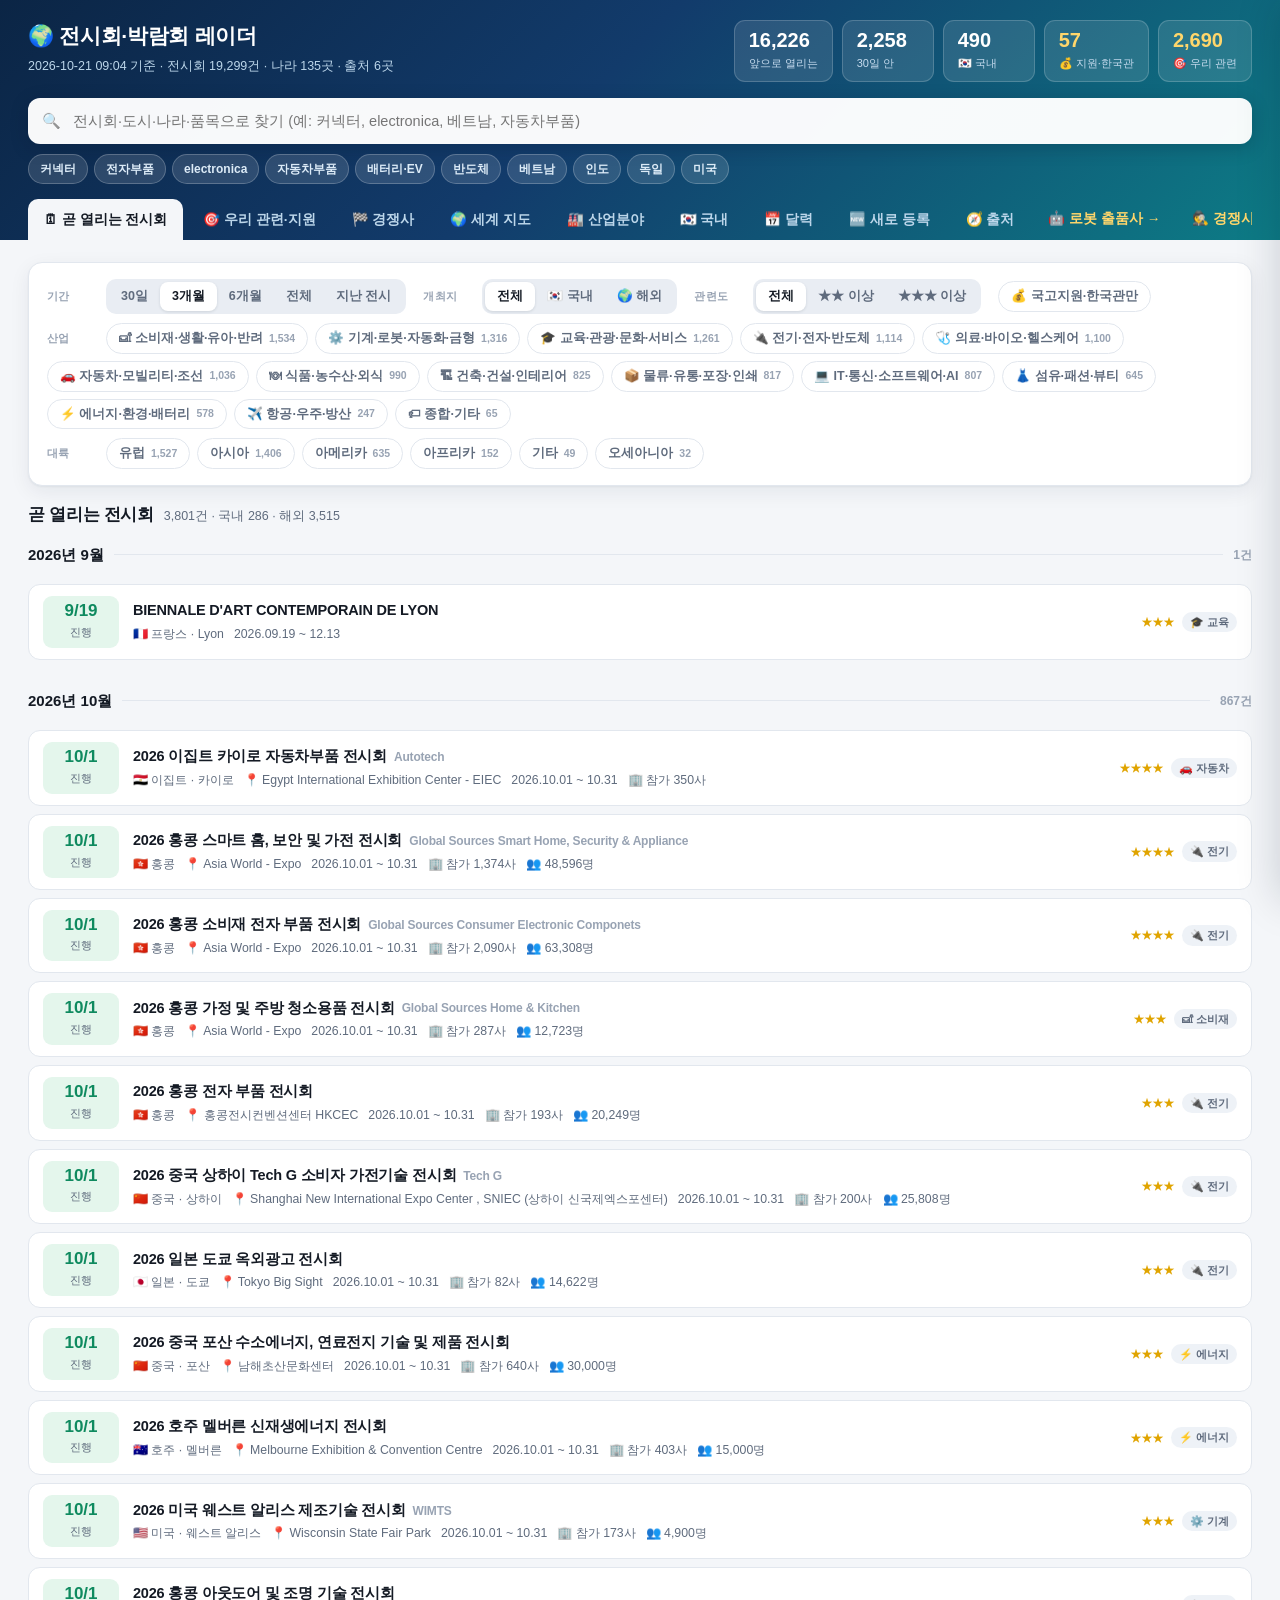
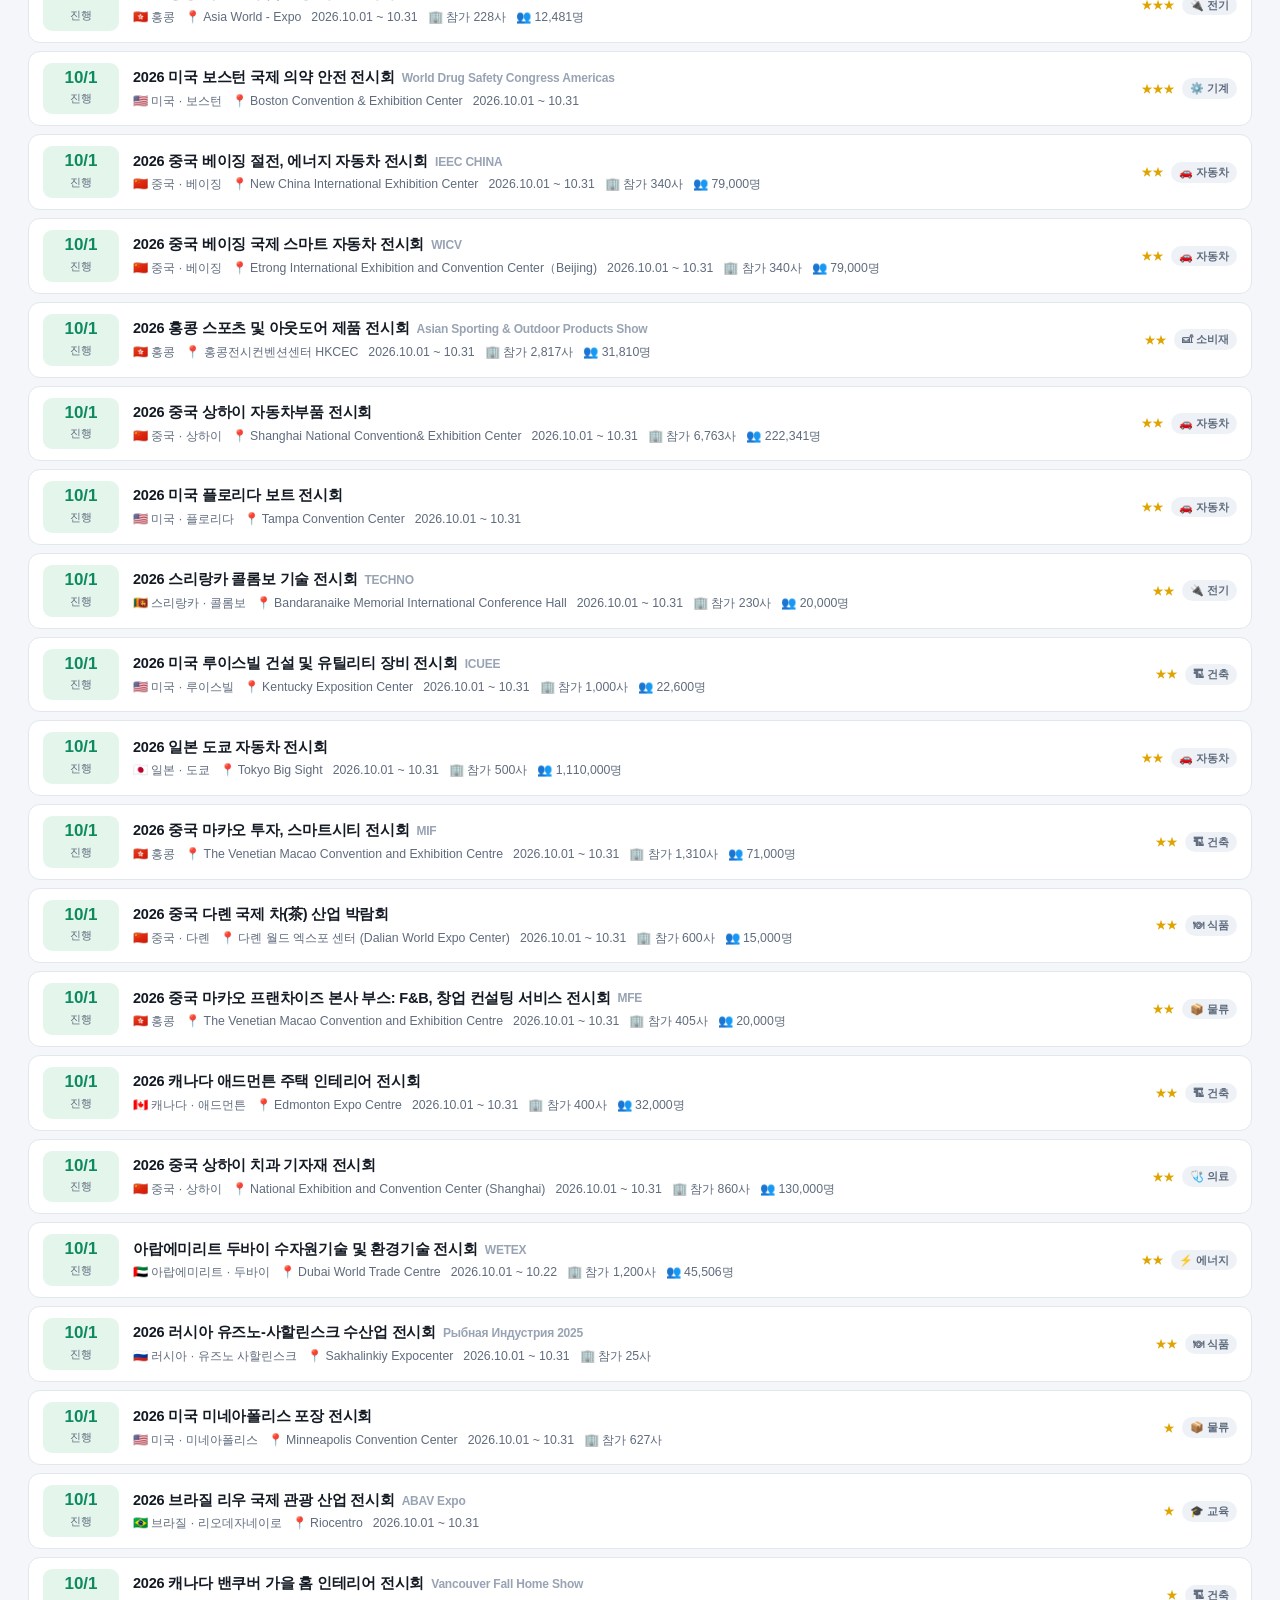
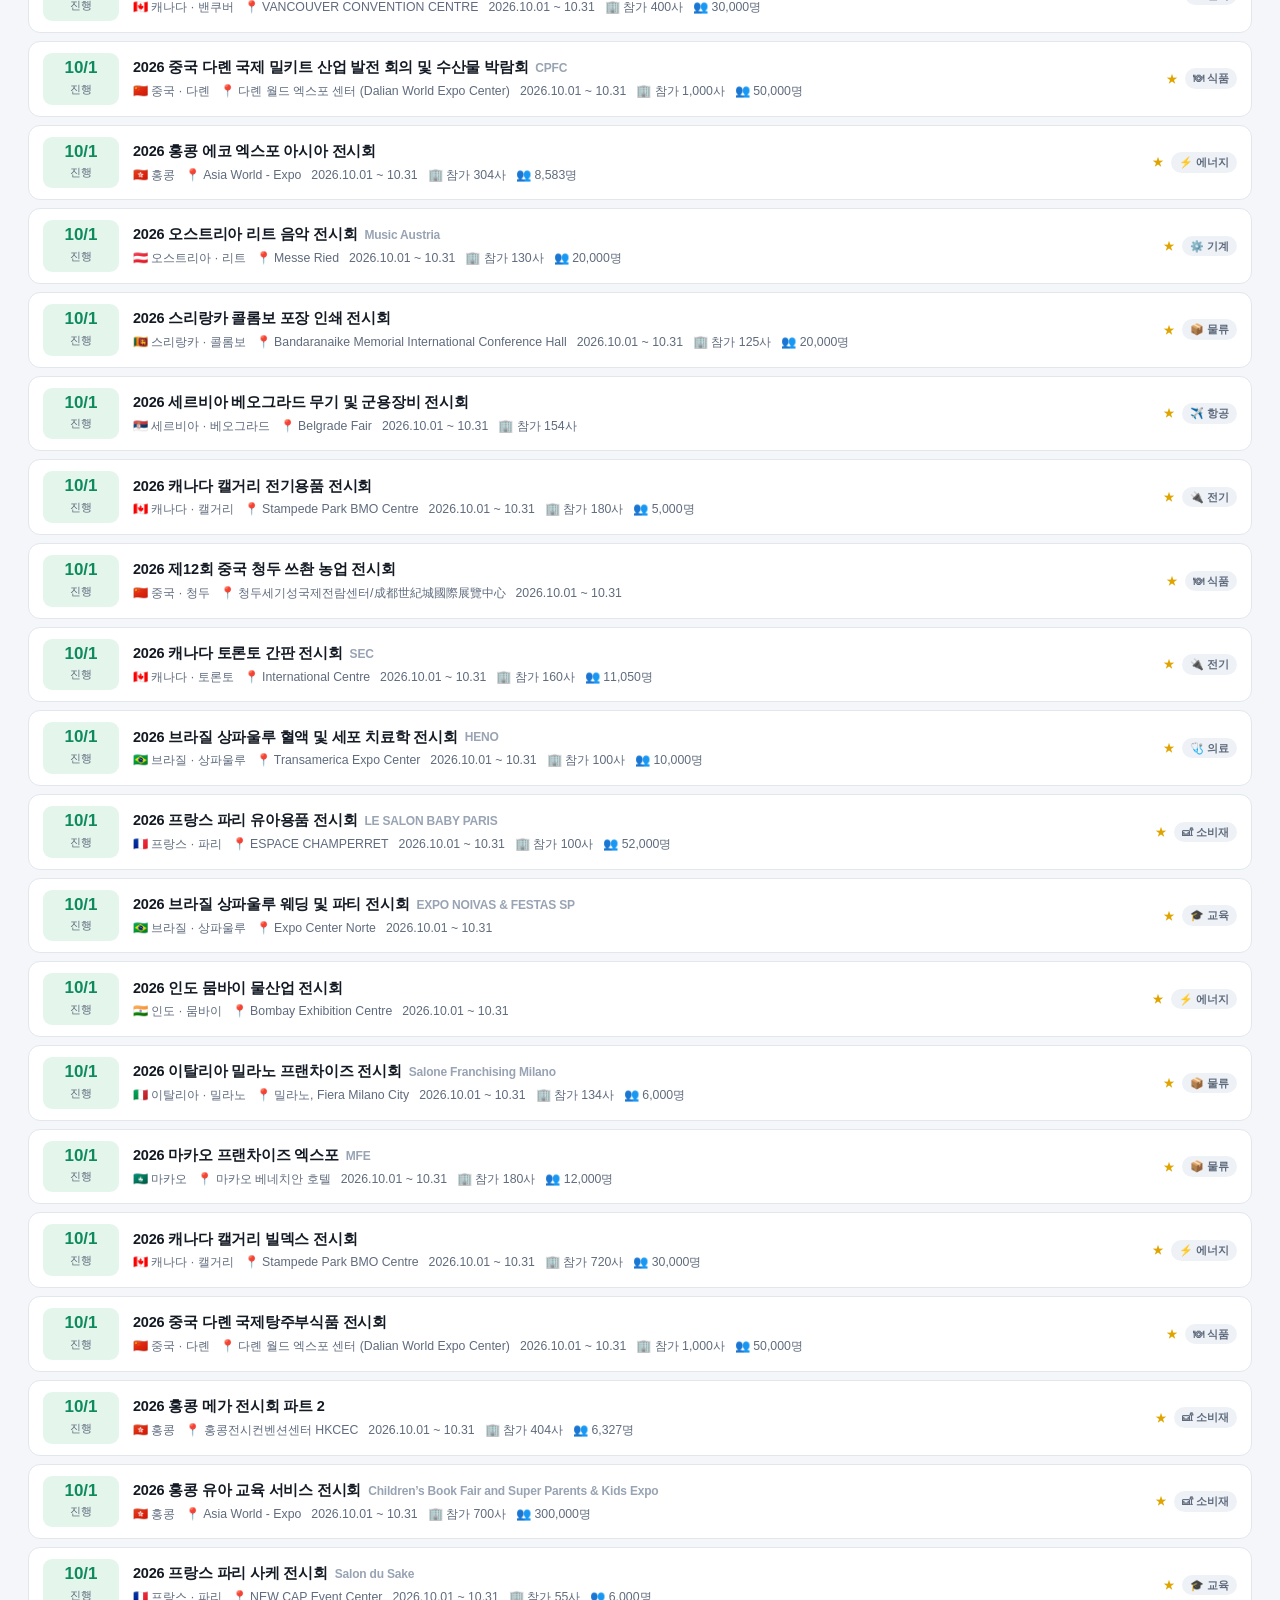
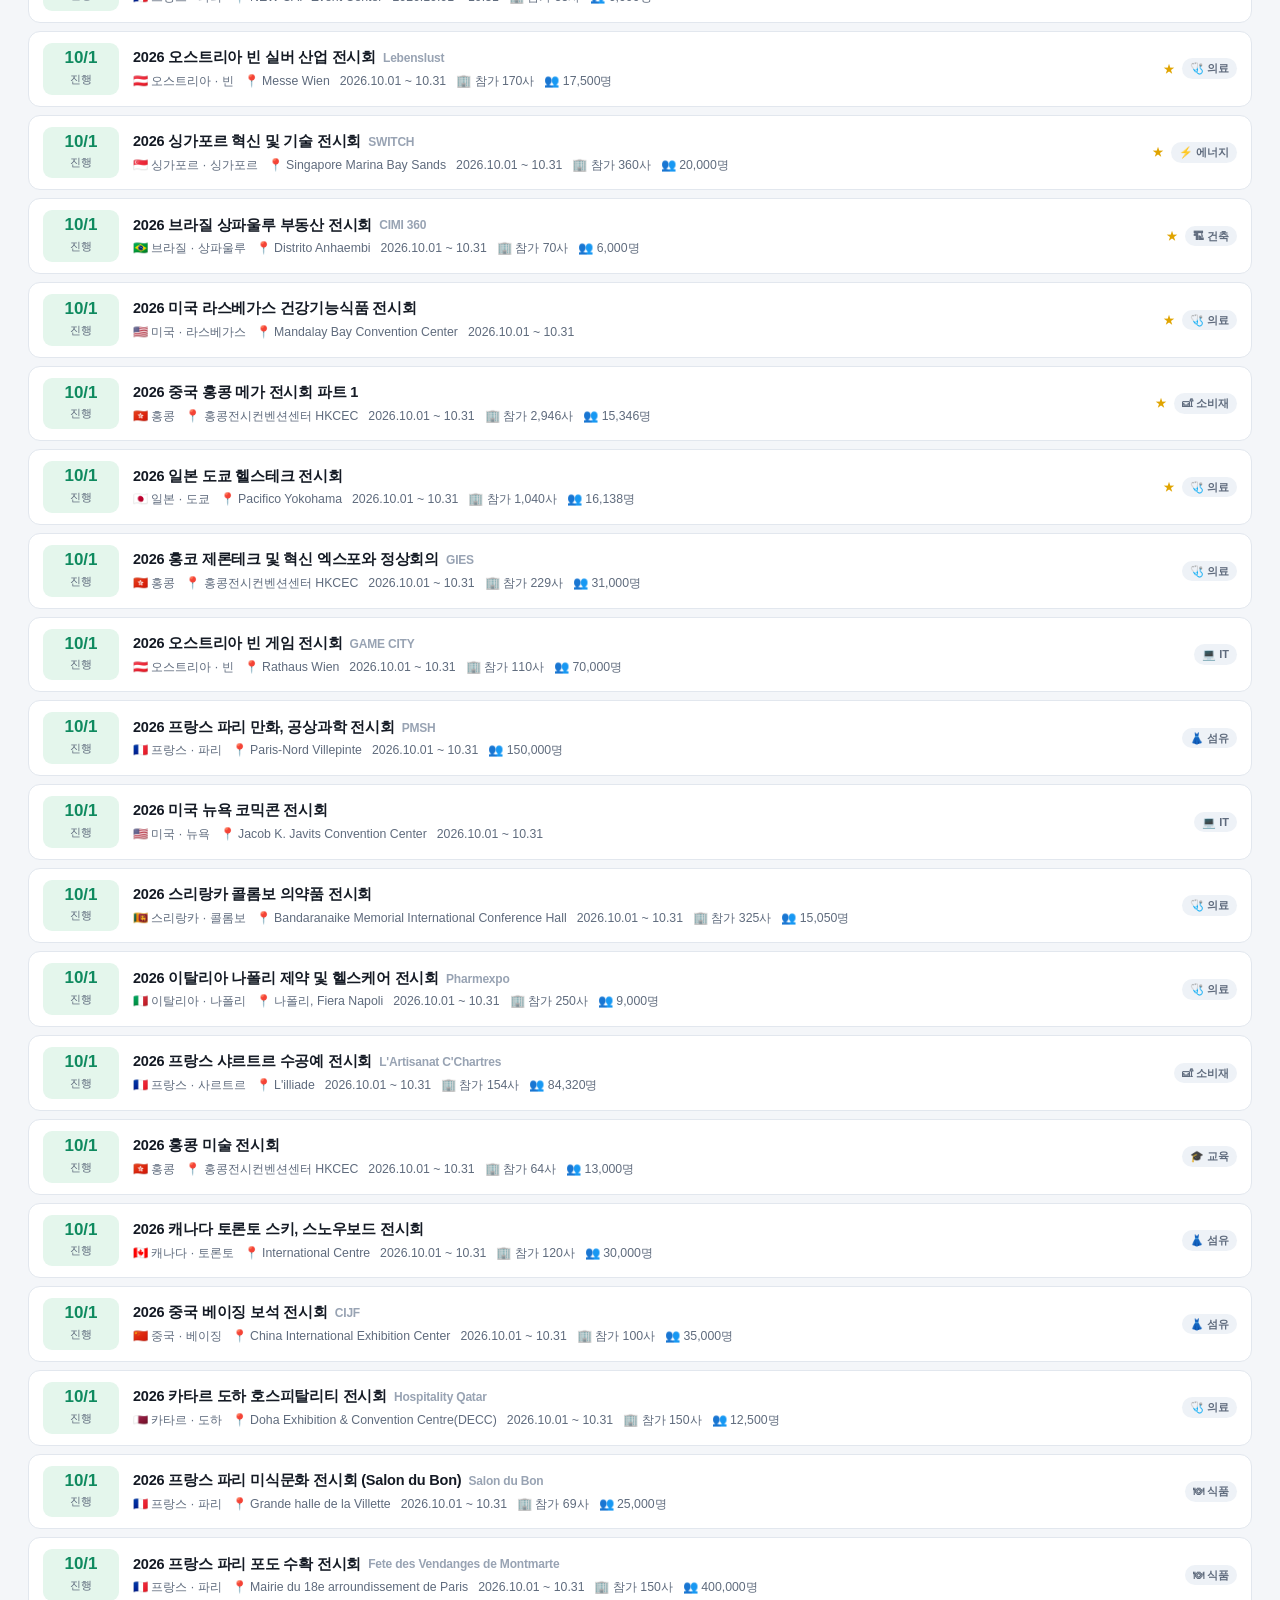
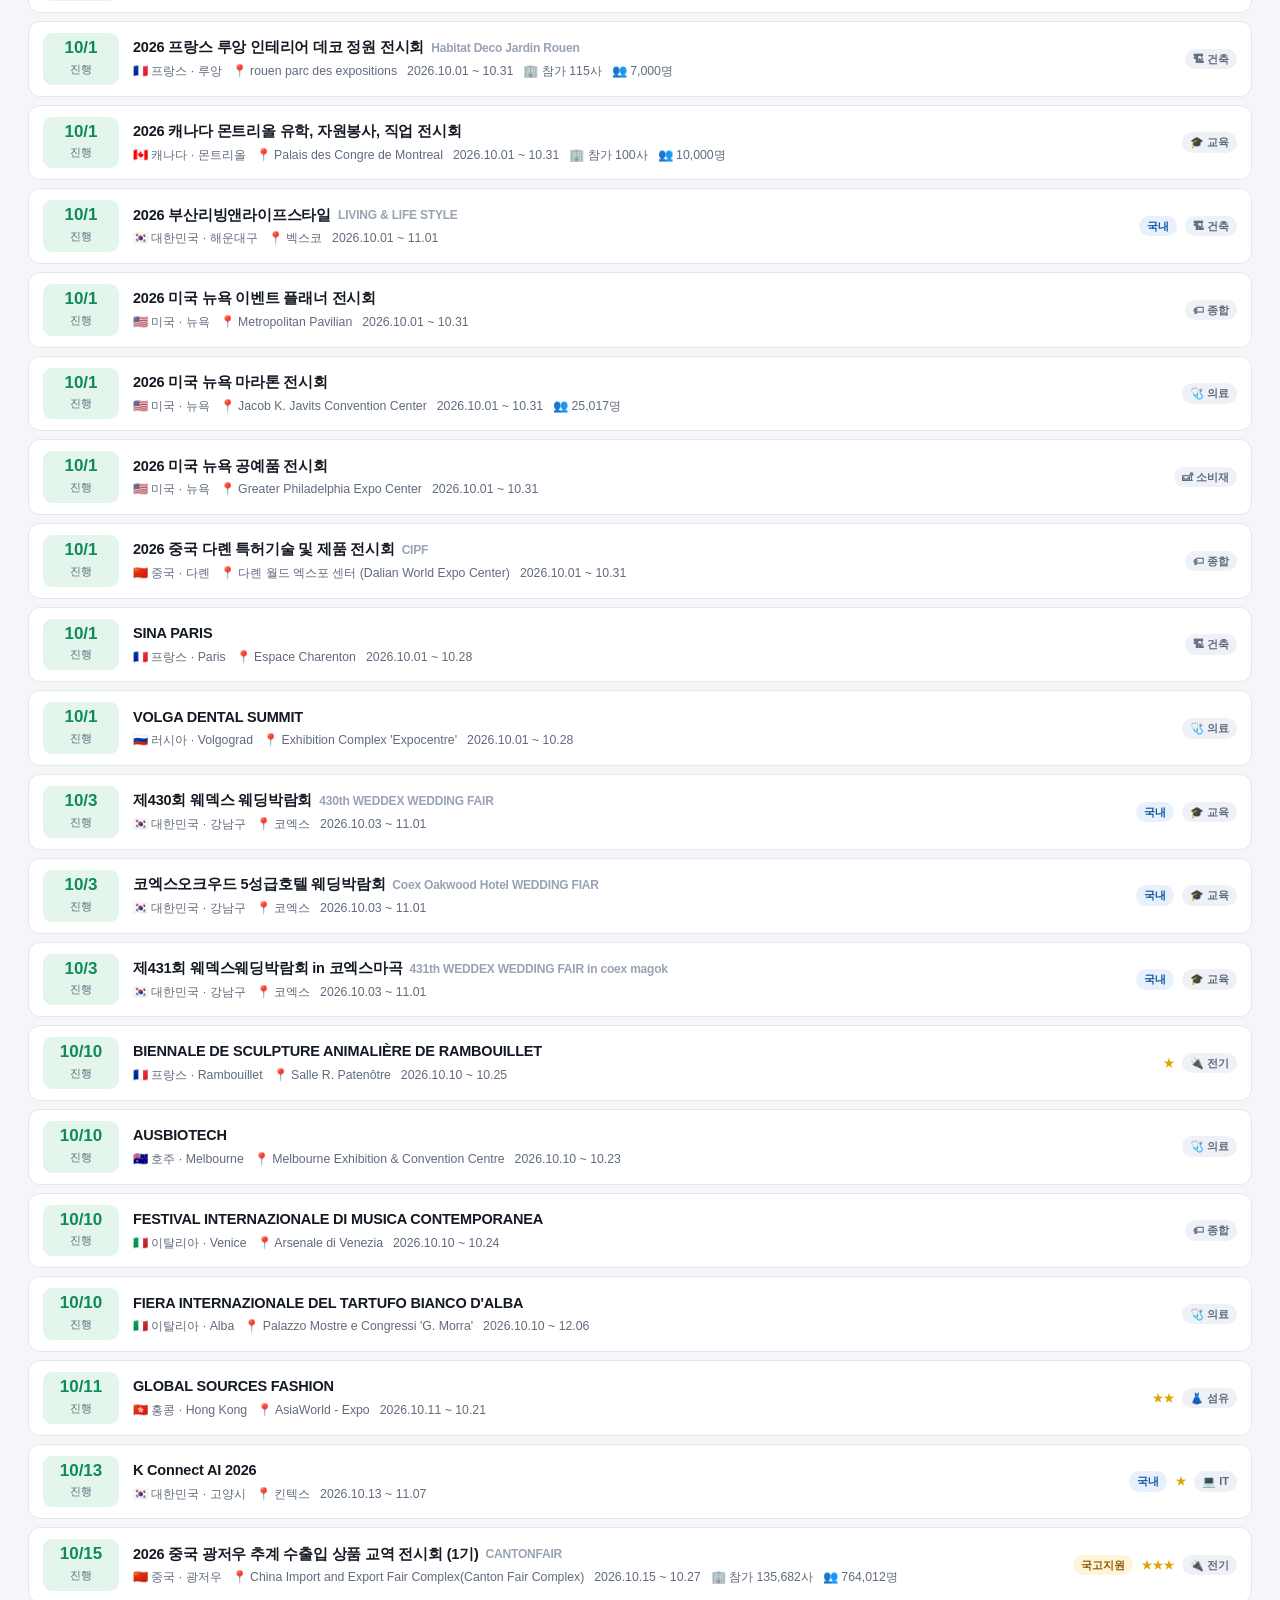
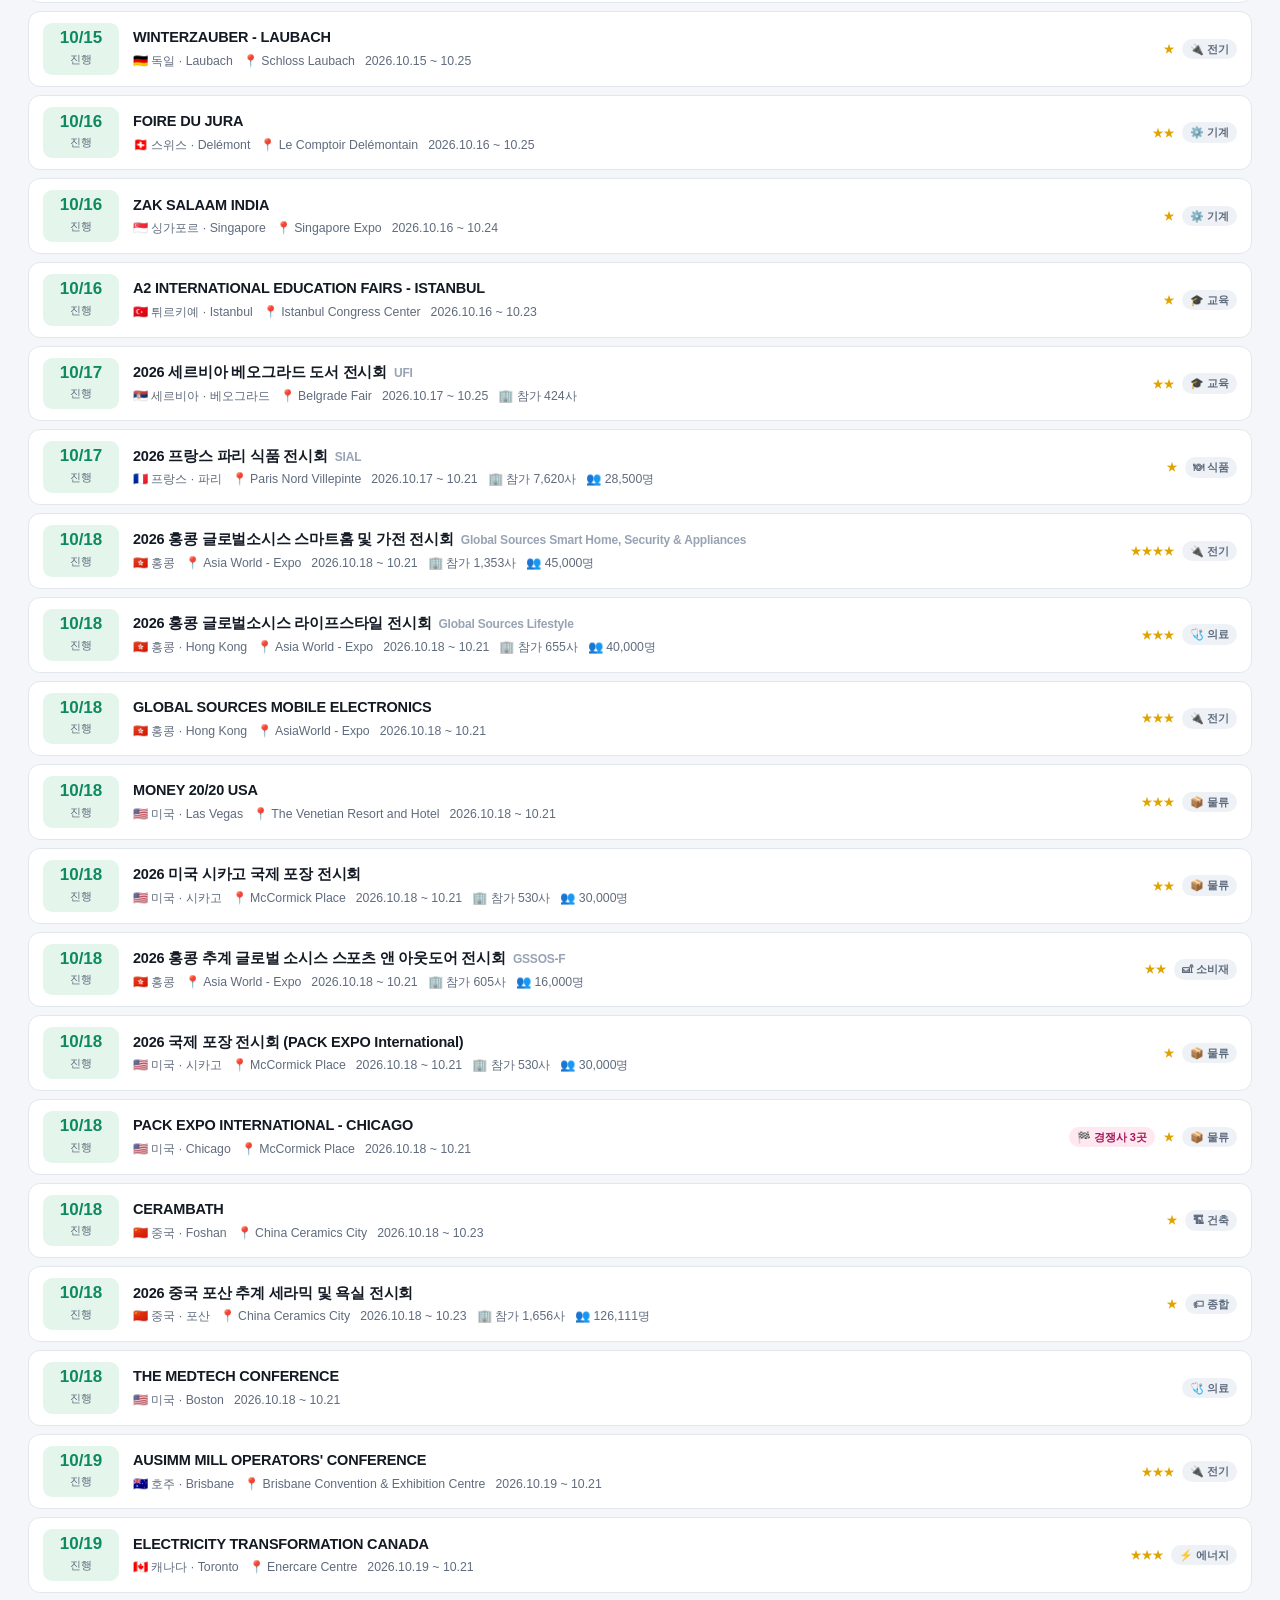
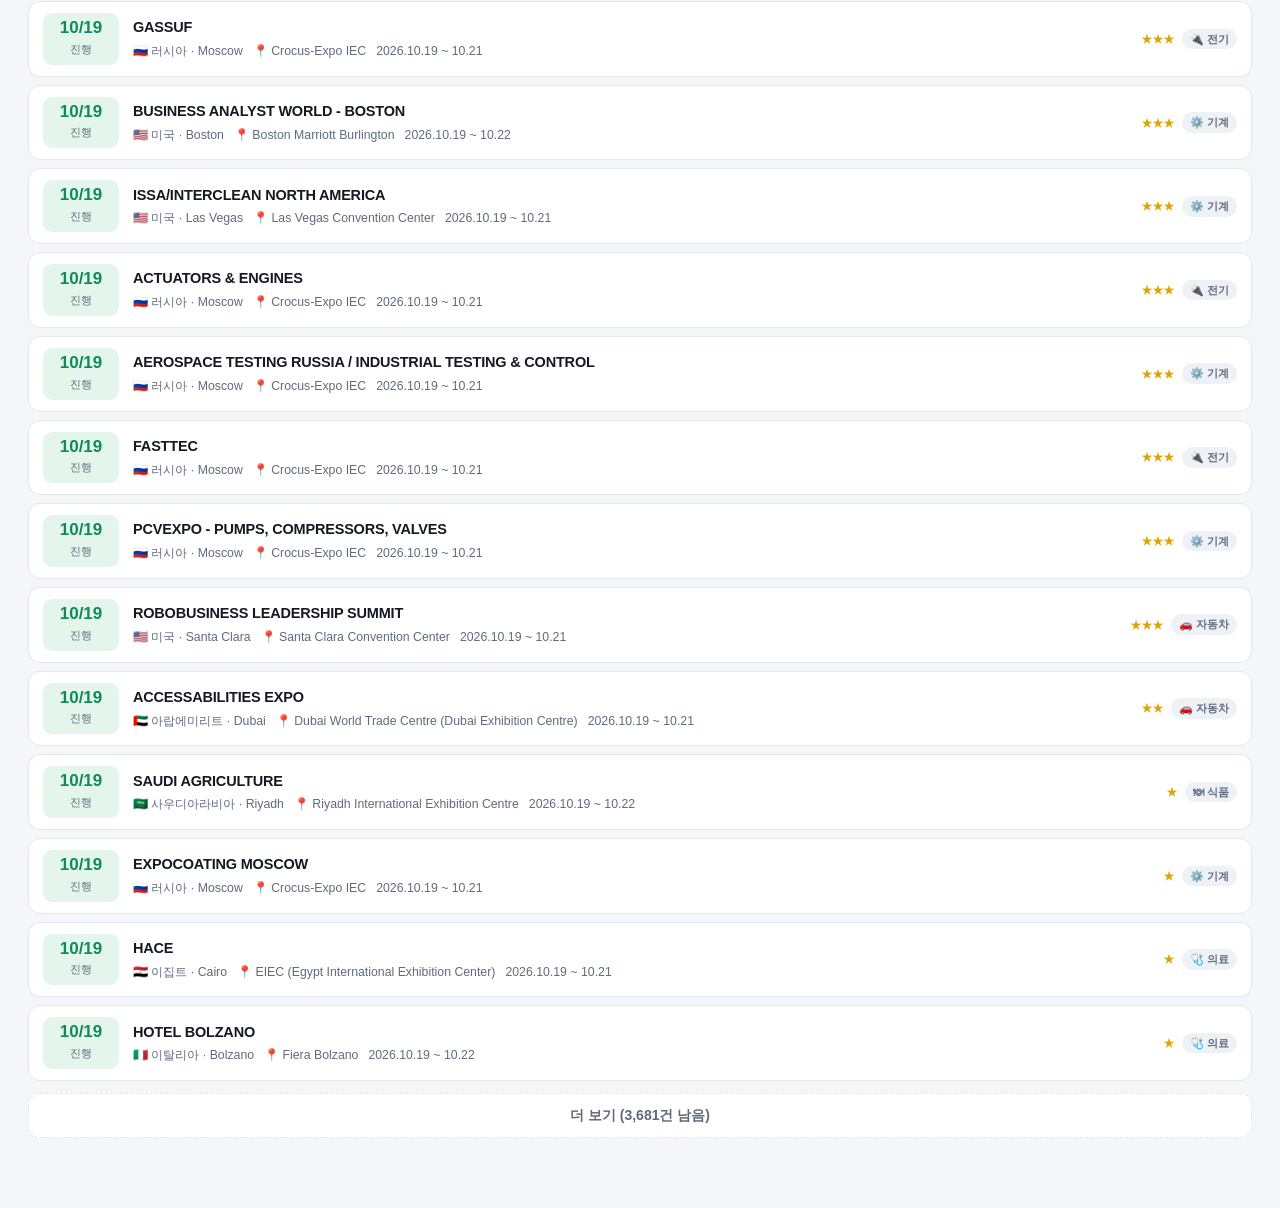
<file: index.html>
<!DOCTYPE html>
<html lang="ko">
<head>
<meta charset="utf-8">
<meta name="viewport" content="width=device-width,initial-scale=1">
<title>전시회·박람회 레이더</title>
<link rel="stylesheet" href="styles.css?v=202610210904">
</head>
<body>
<header>
  <div class="hd-top">
    <div class="brand">
      <h1>🌍 전시회·박람회 레이더</h1>
      <p id="subline">불러오는 중…</p>
    </div>
    <div class="kpis" id="kpis"></div>
  </div>
  <div class="gsearch">
    <div class="gsbox">
      <span class="gsicon">🔍</span>
      <input id="gq" type="search" autocomplete="off" spellcheck="false"
             placeholder="전시회·도시·나라·품목으로 찾기 (예: 커넥터, electronica, 베트남, 자동차부품)">
      <button id="gclear" title="지우기" hidden>✕</button>
    </div>
    <div class="gchips" id="gchips"></div>
  </div>
  <nav class="tabs" id="tabs">
    <button data-tab="soon" class="on">🗓 곧 열리는 전시회</button>
    <button data-tab="pick">🎯 우리 관련·지원</button>
    <button data-tab="riv">🏁 경쟁사</button>
    <button data-tab="map">🌍 세계 지도</button>
    <button data-tab="ind">🏭 산업분야</button>
    <button data-tab="kr">🇰🇷 국내</button>
    <button data-tab="cal">📅 달력</button>
    <button data-tab="new">🆕 새로 등록</button>
    <button data-tab="src">🧭 출처</button>
    <a class="tablink" href="robots.html">🤖 로봇 출품사 →</a>
    <a class="tablink" href="traces.html">🕵️ 경쟁사 흔적 →</a>
  </nav>
</header>

<main id="main"></main>

<div class="scrim" id="scrim"></div>
<aside class="drawer" id="drawer"></aside>
<div class="maptip" id="maptip" hidden></div>

<script src="app-data.js?v=202610210904"></script>
<script src="app-geo.js?v=202610210904"></script>
<script src="app.js?v=202610210904"></script>
</body>
</html>
</file>
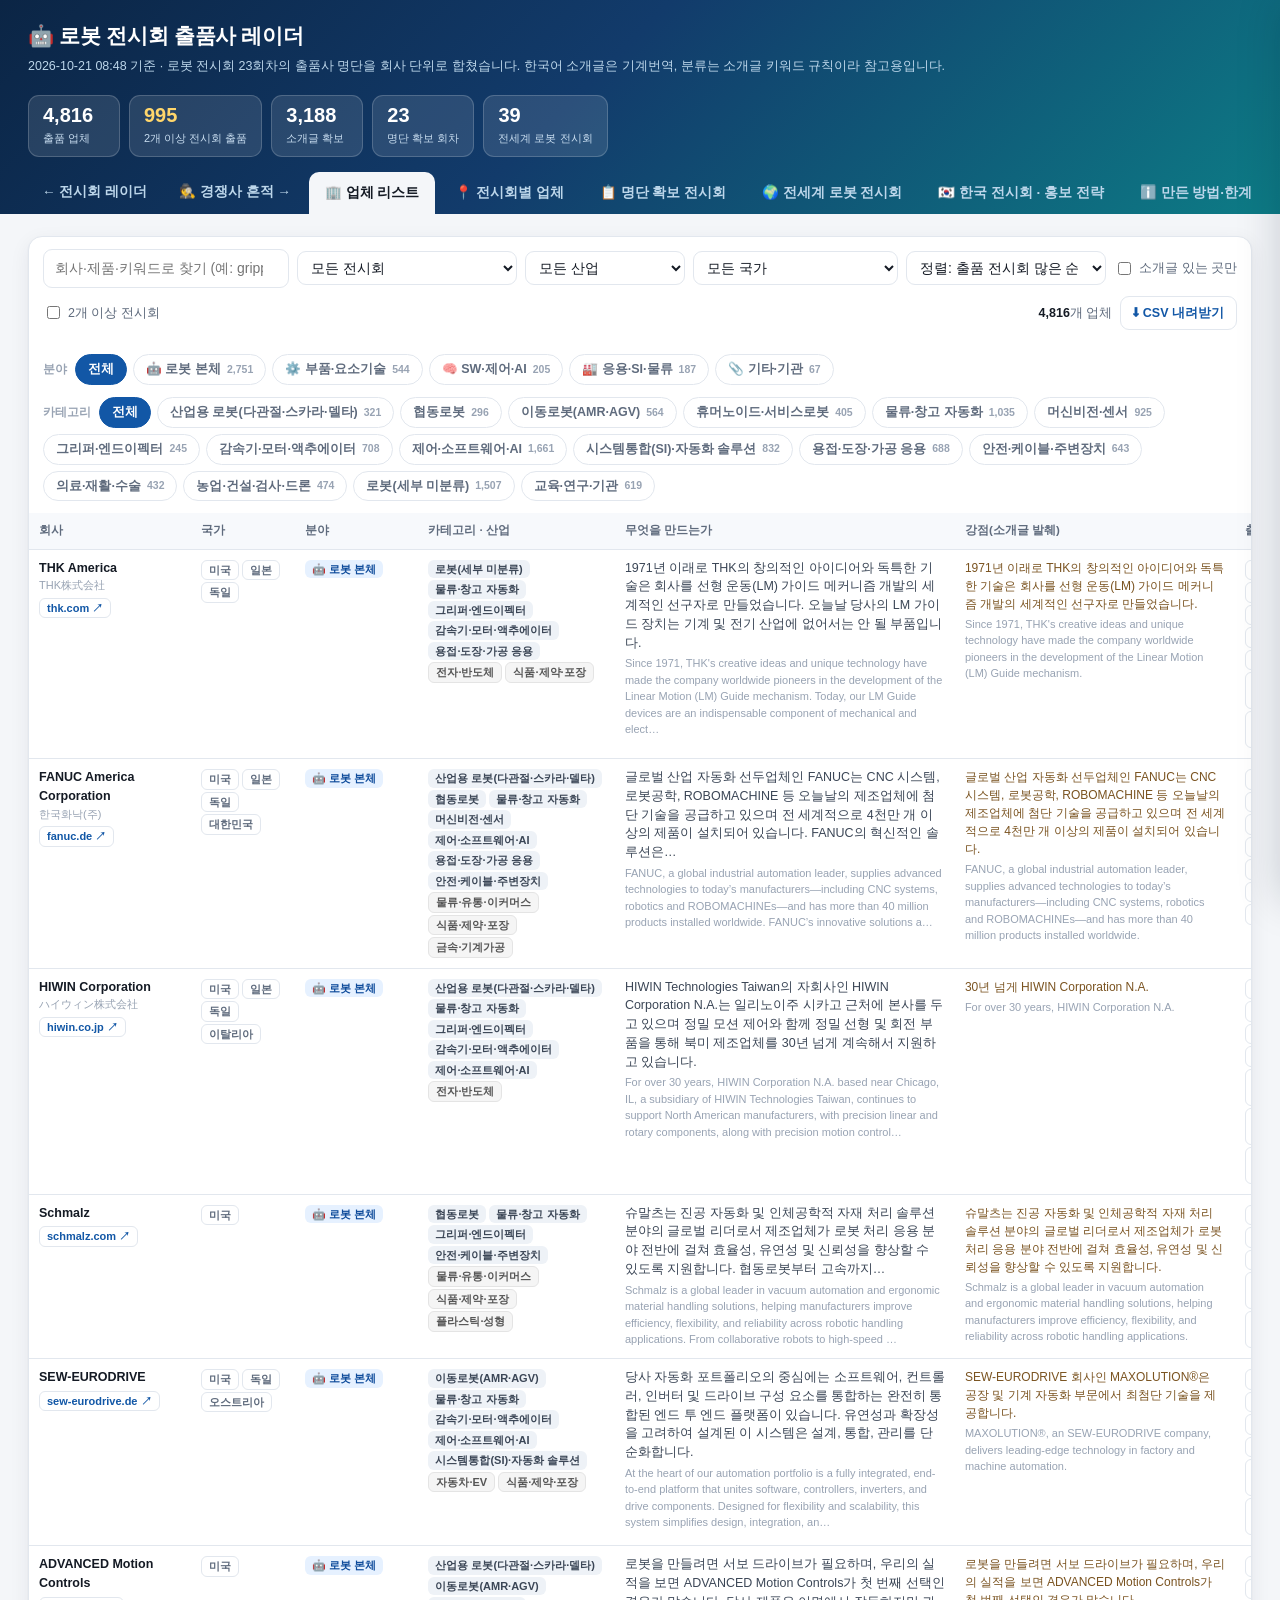
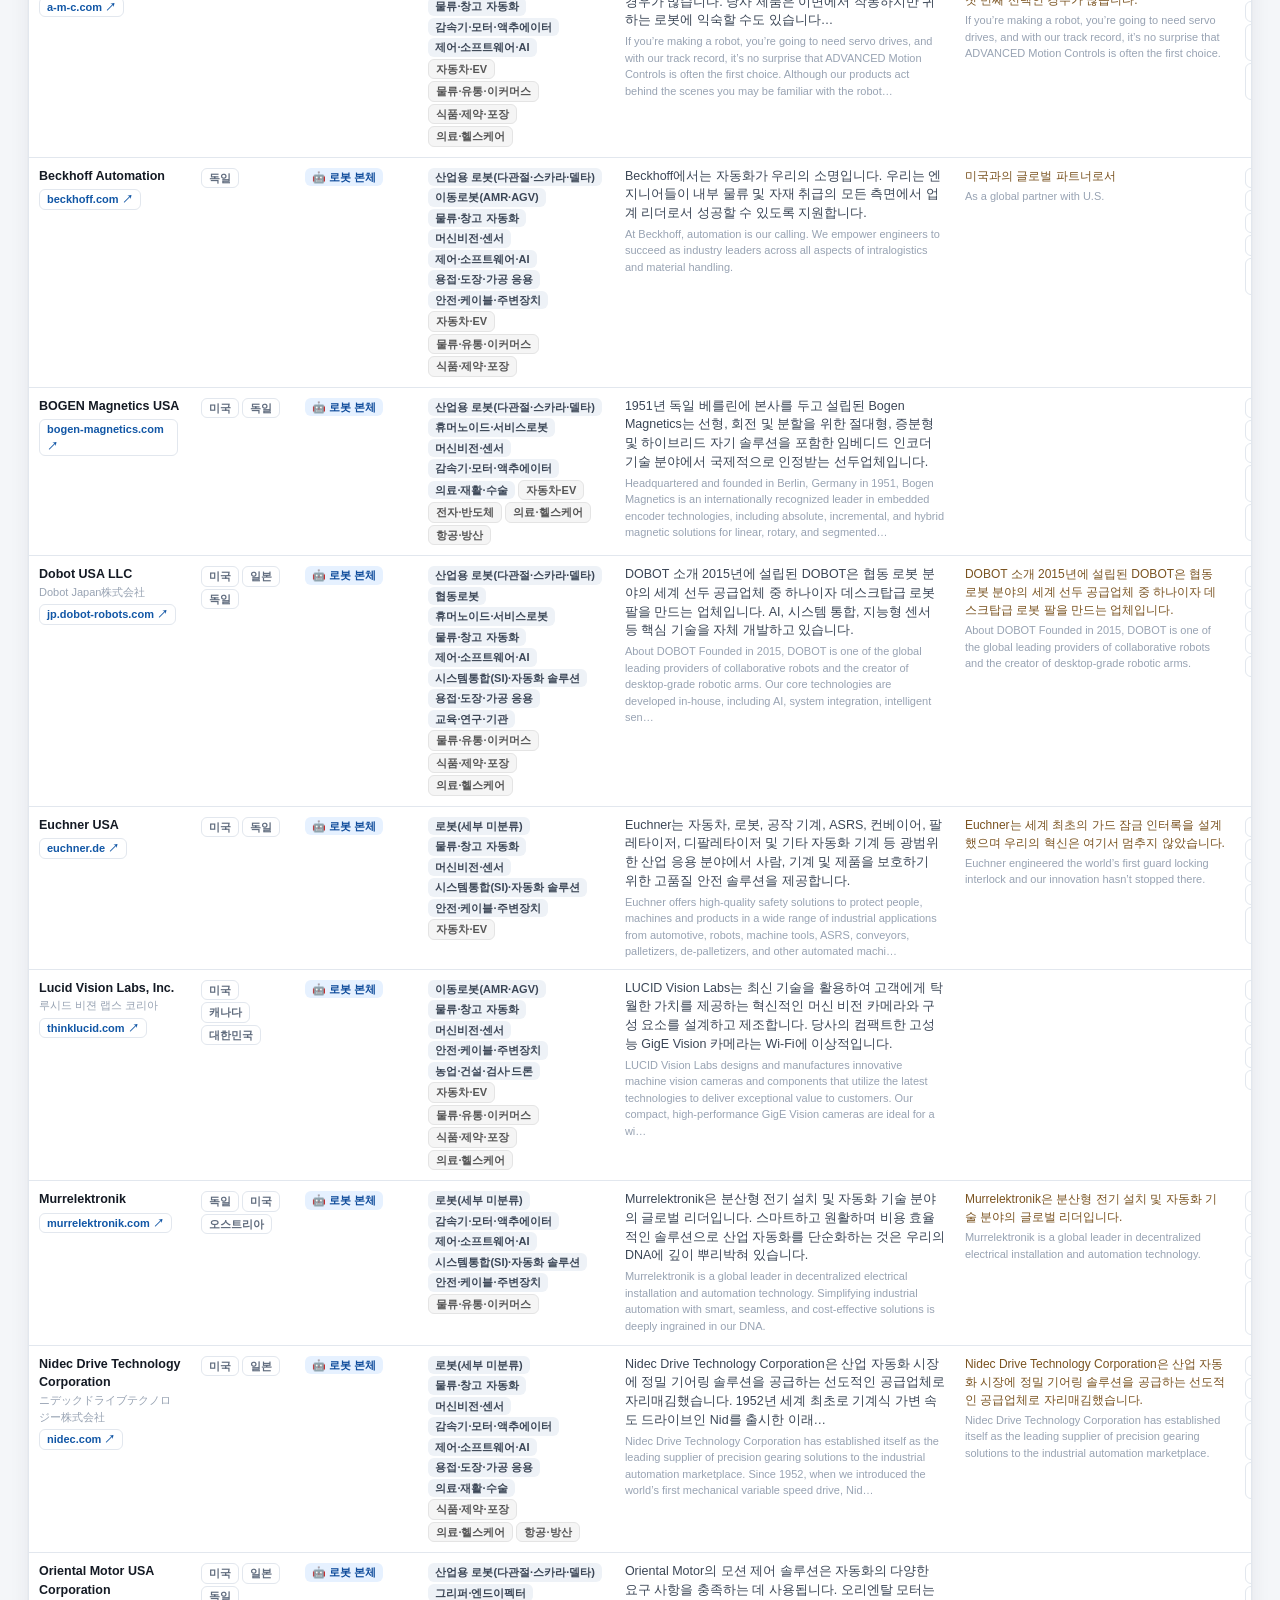
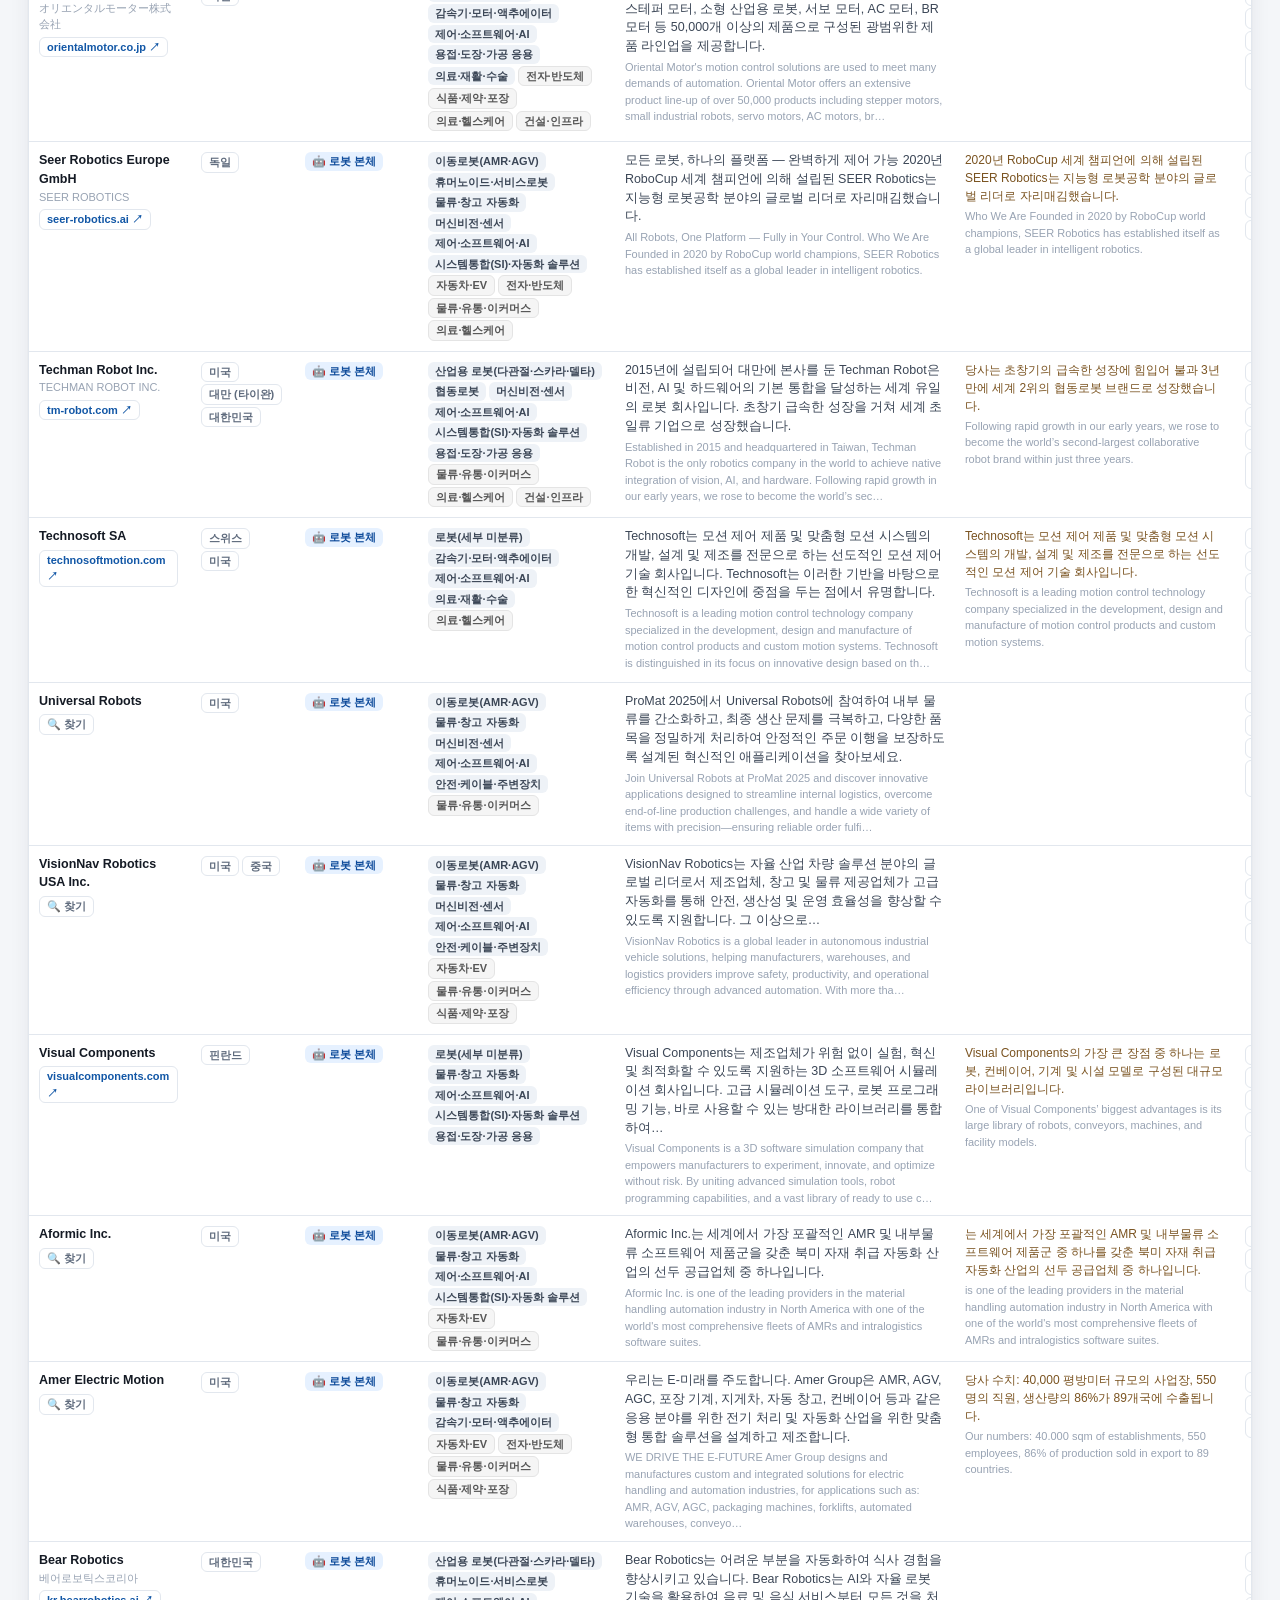
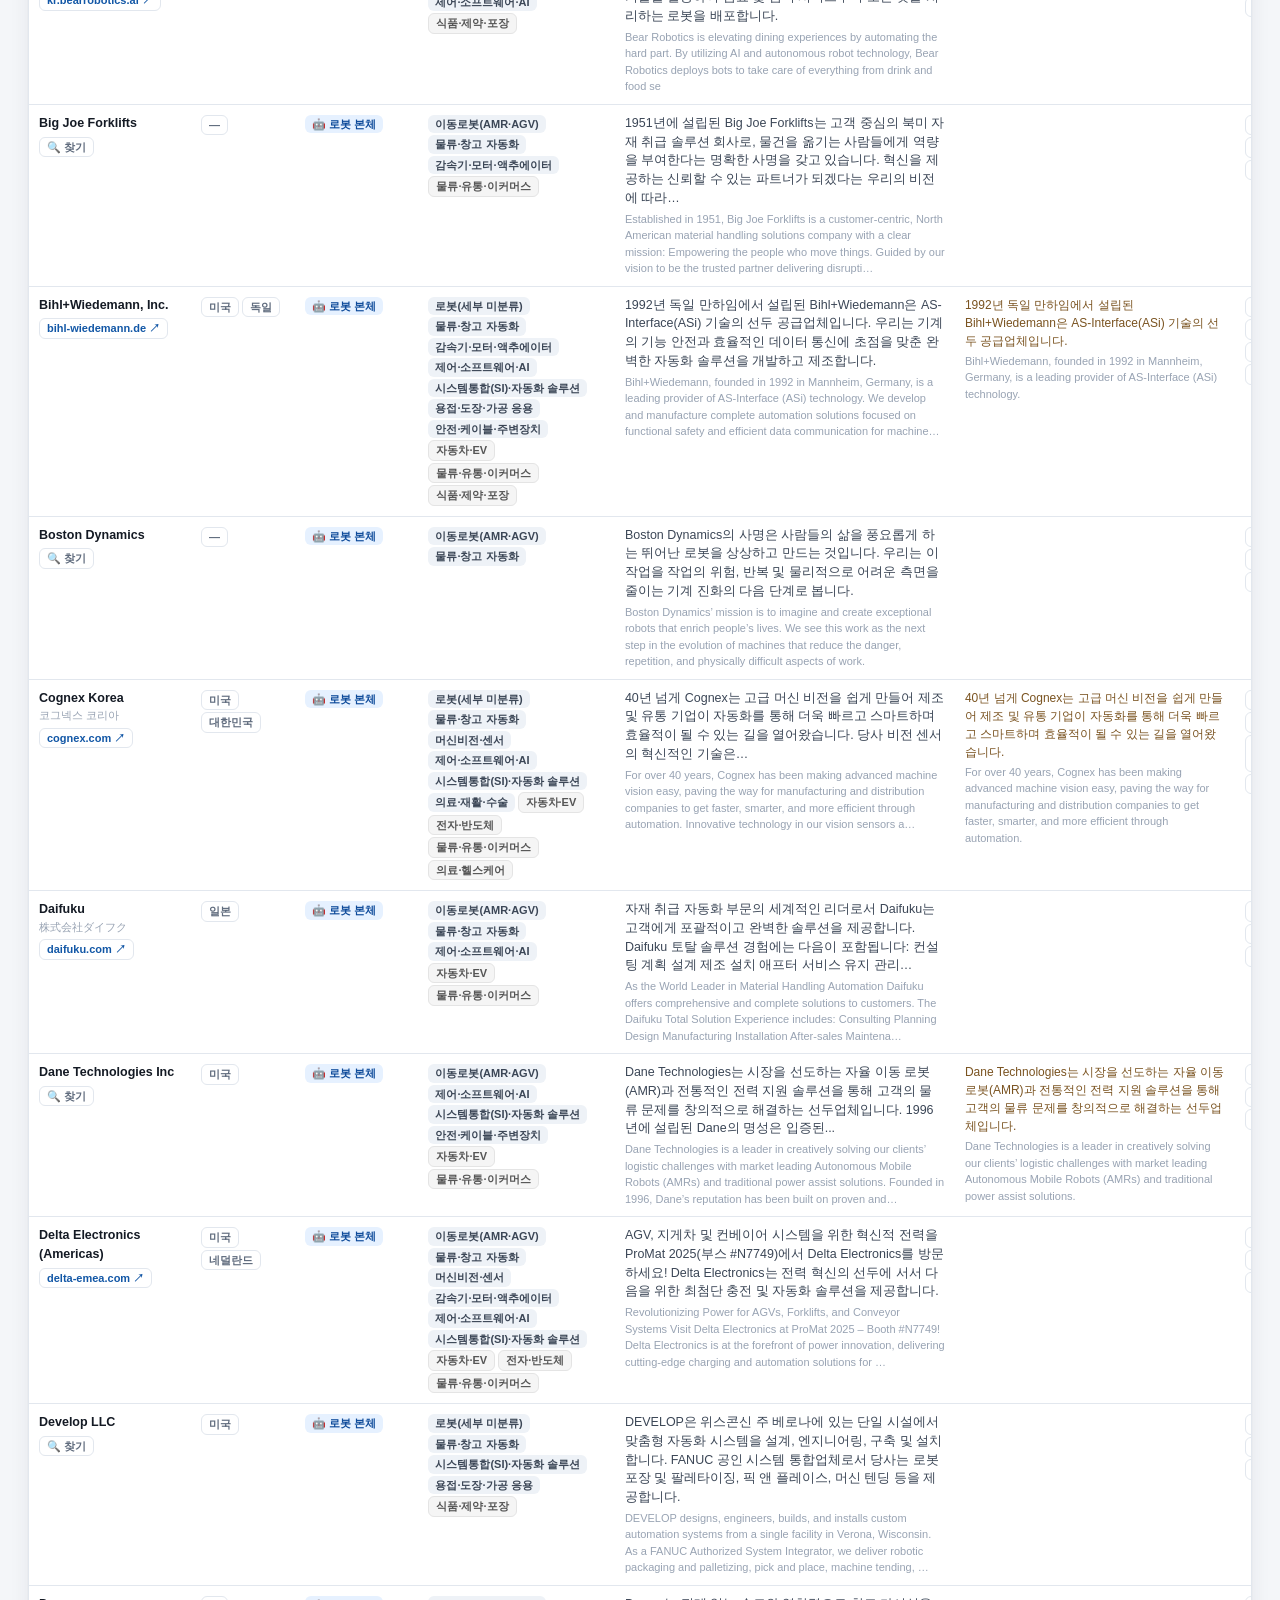
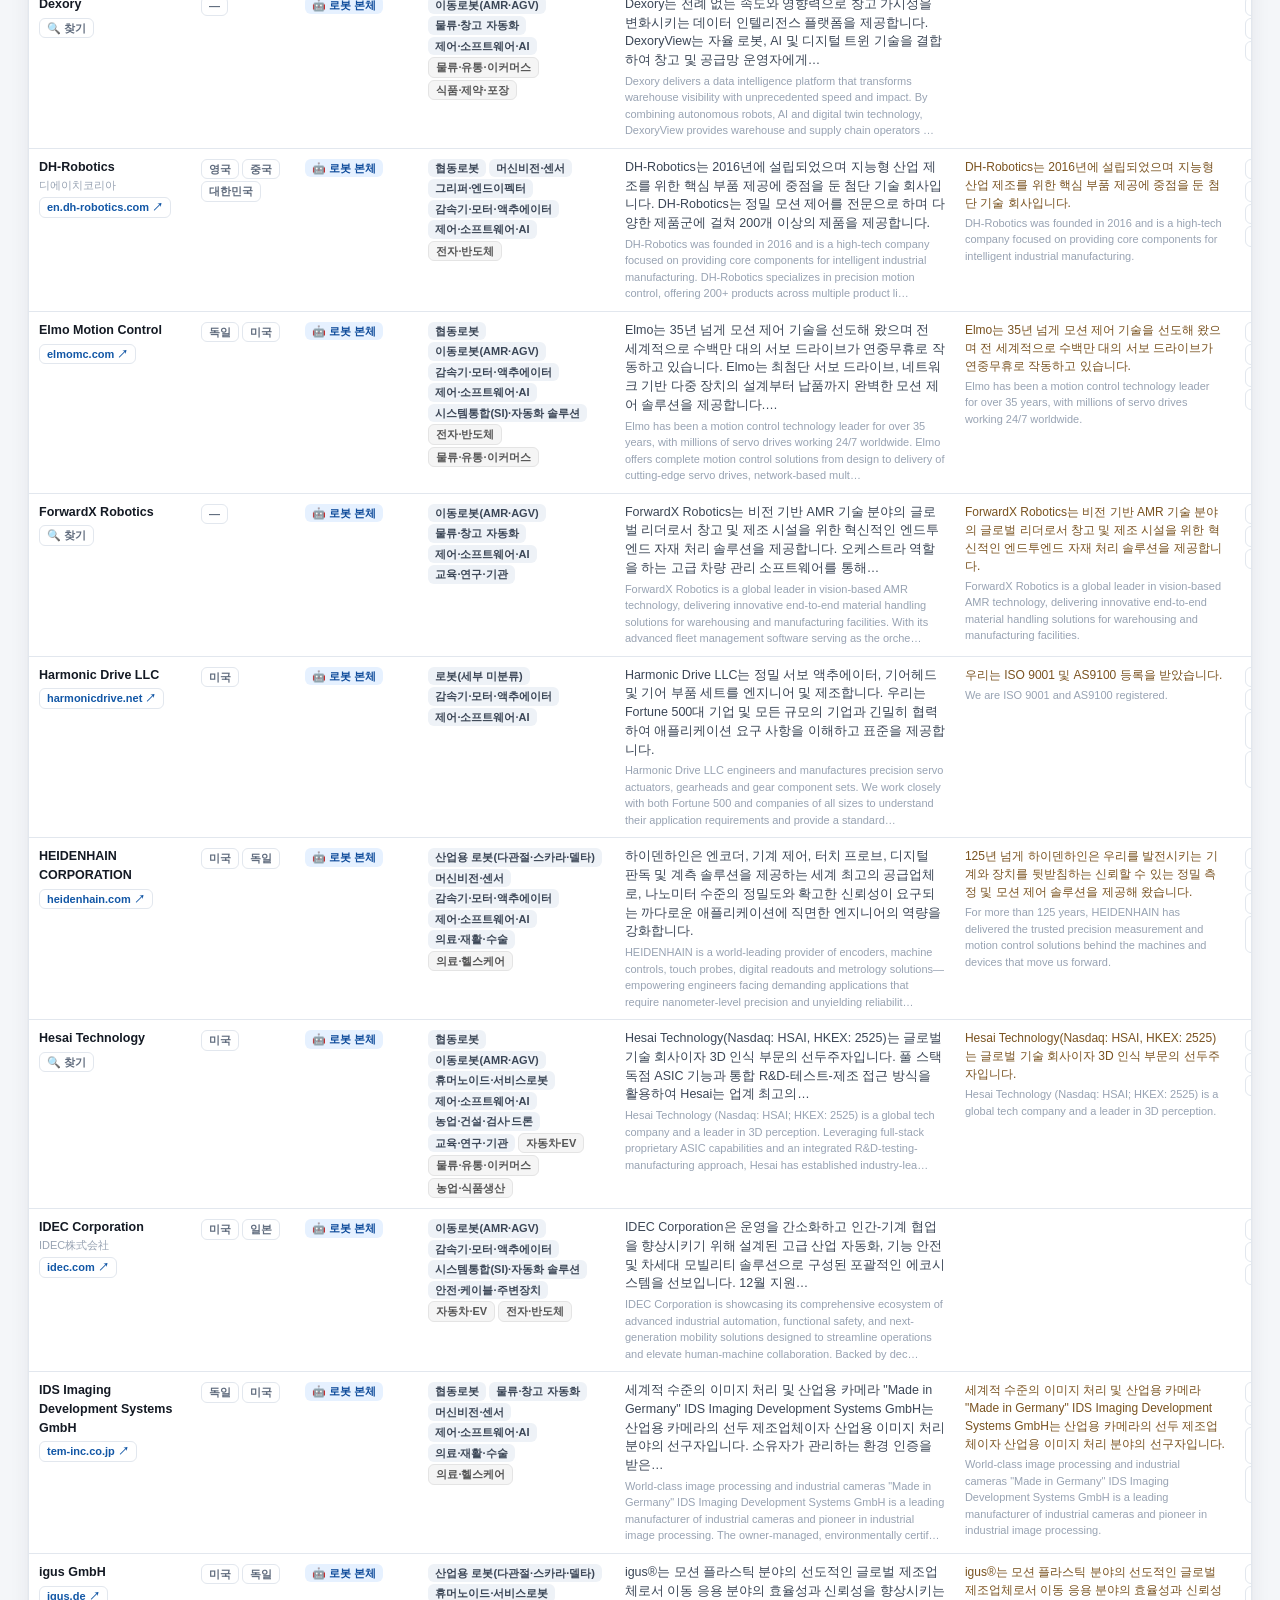
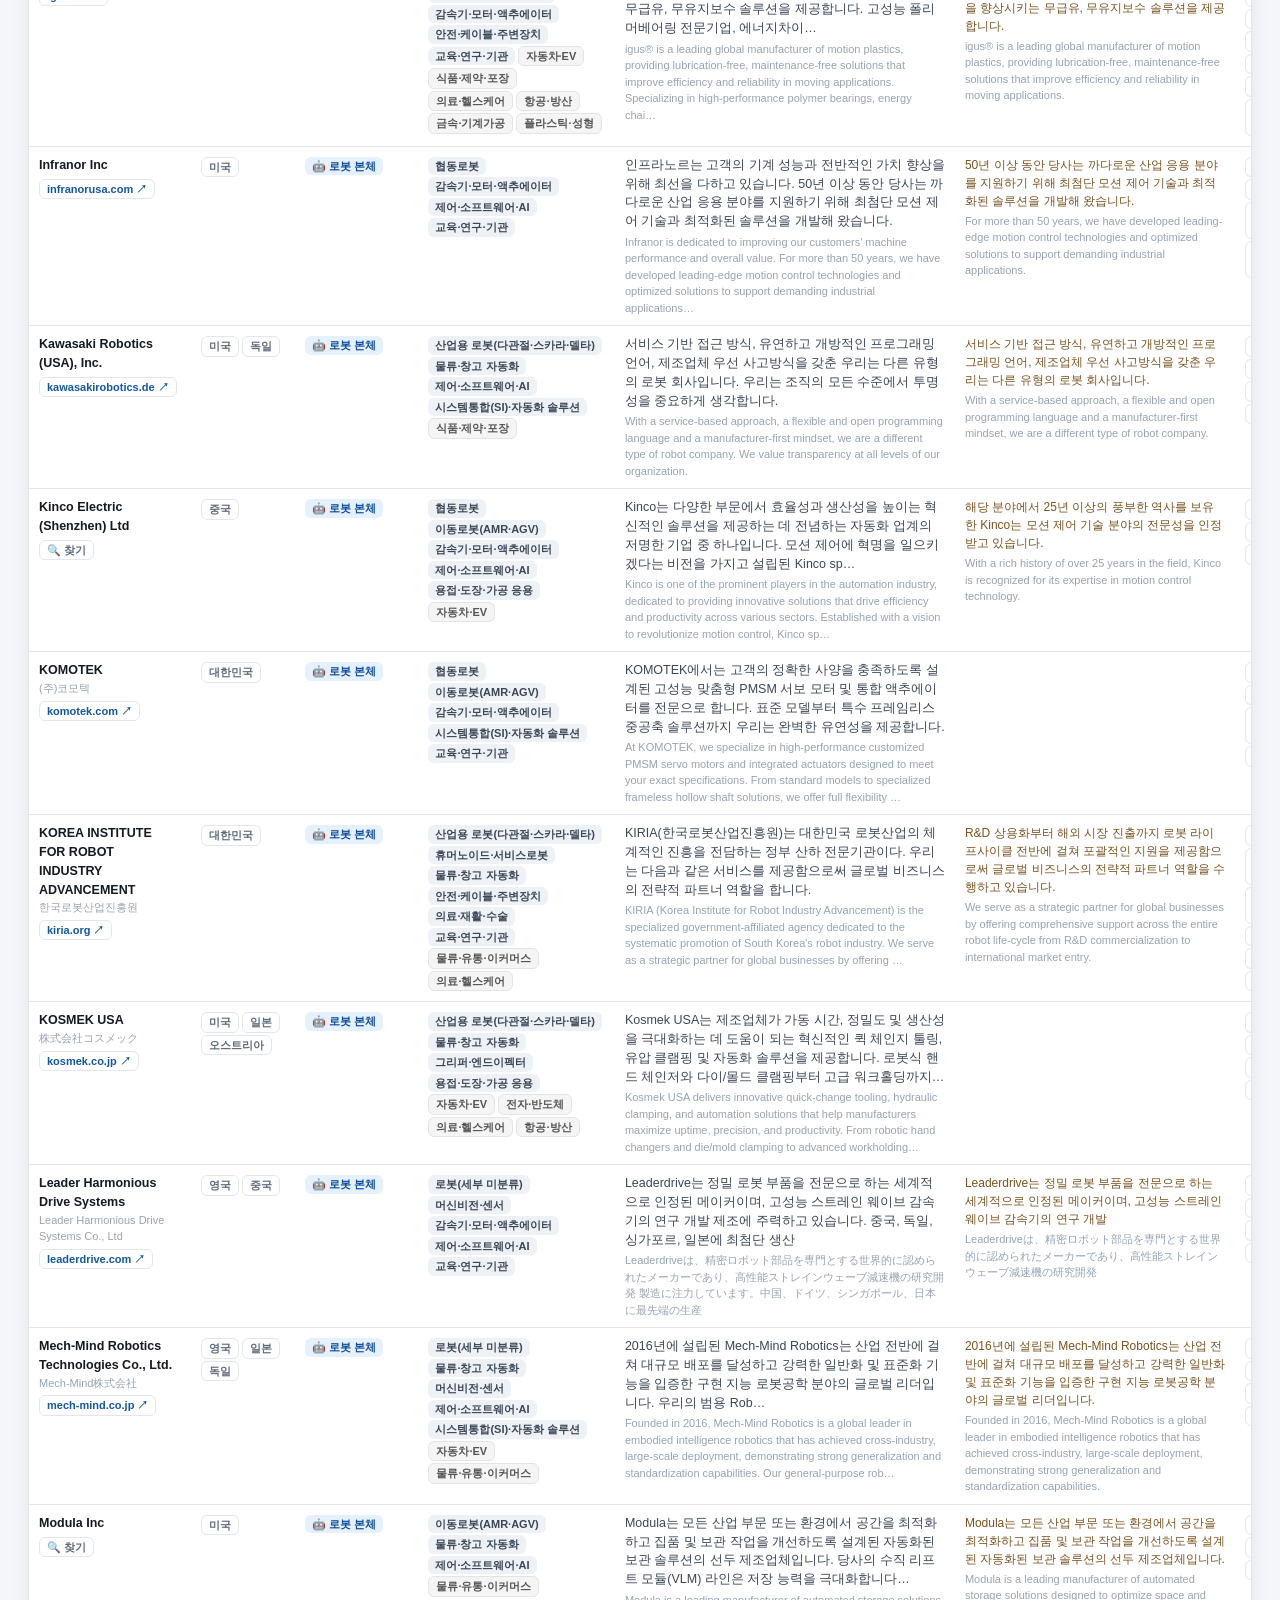
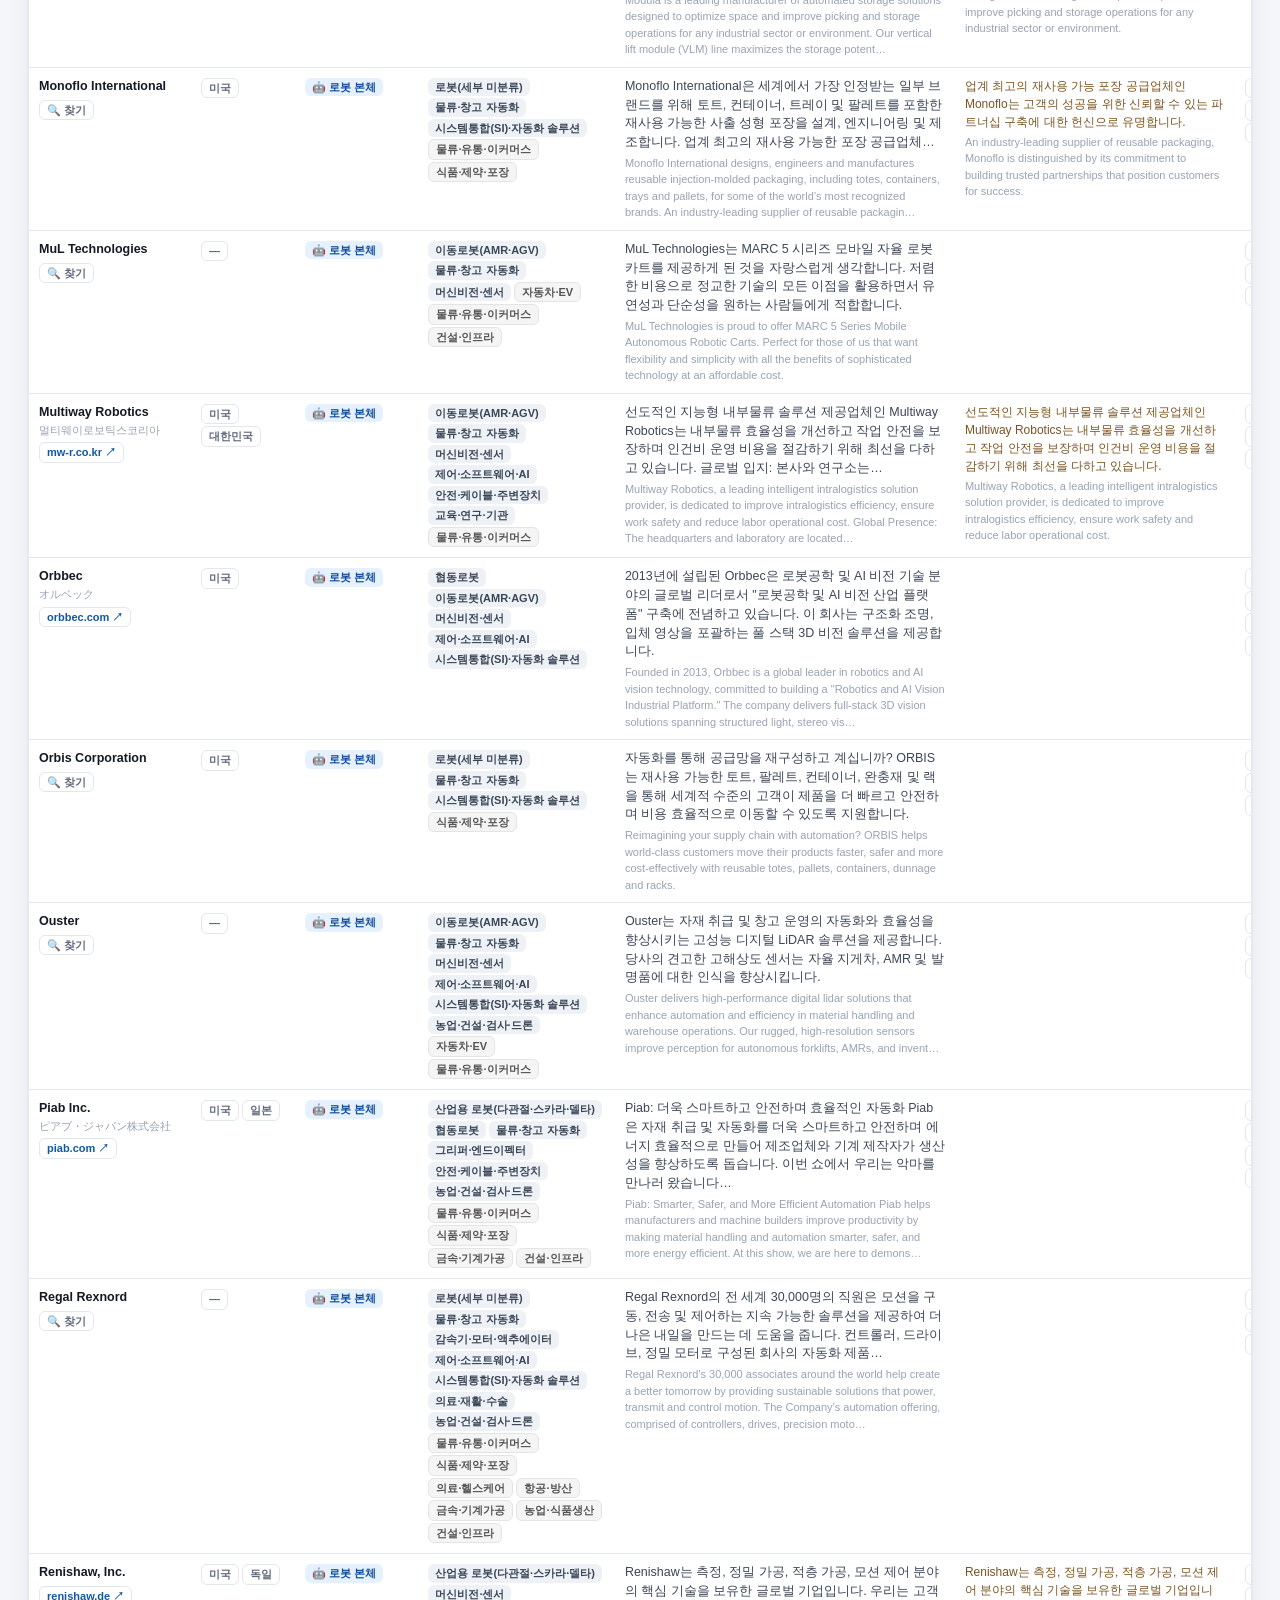
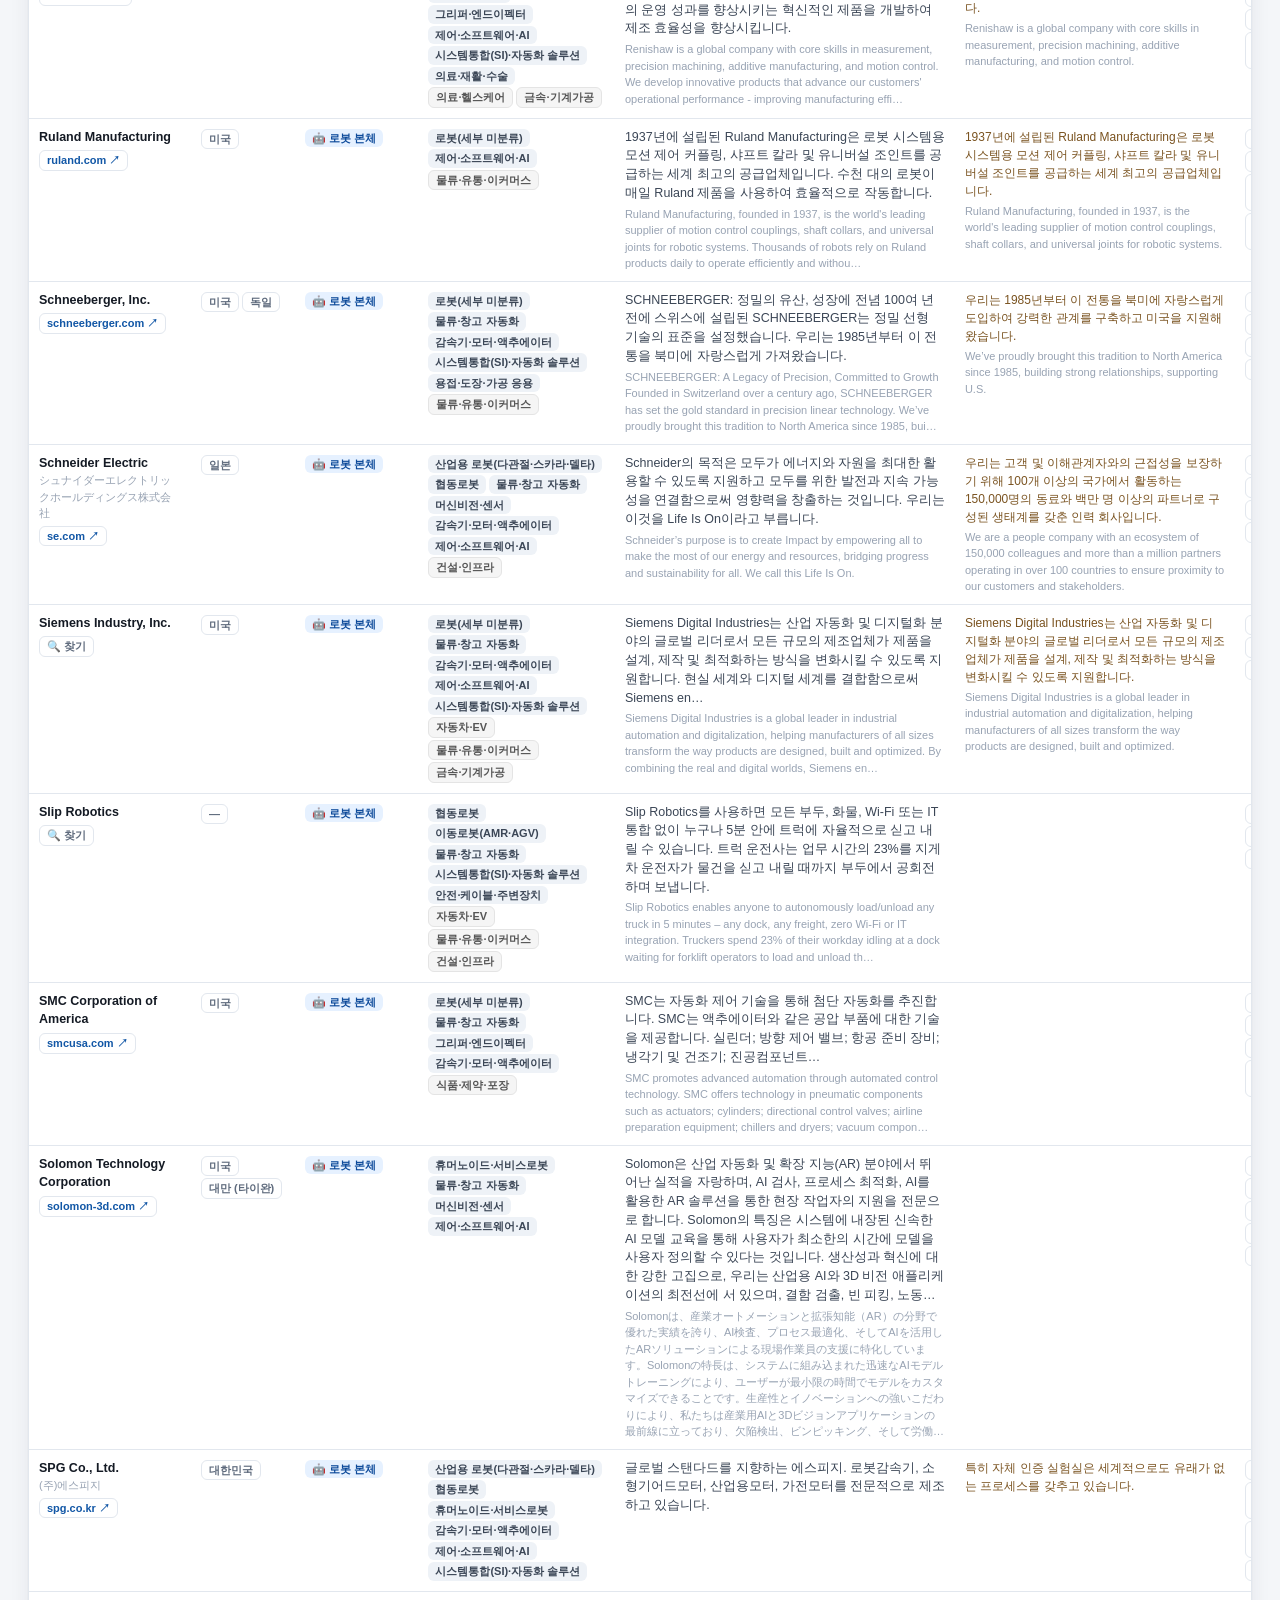
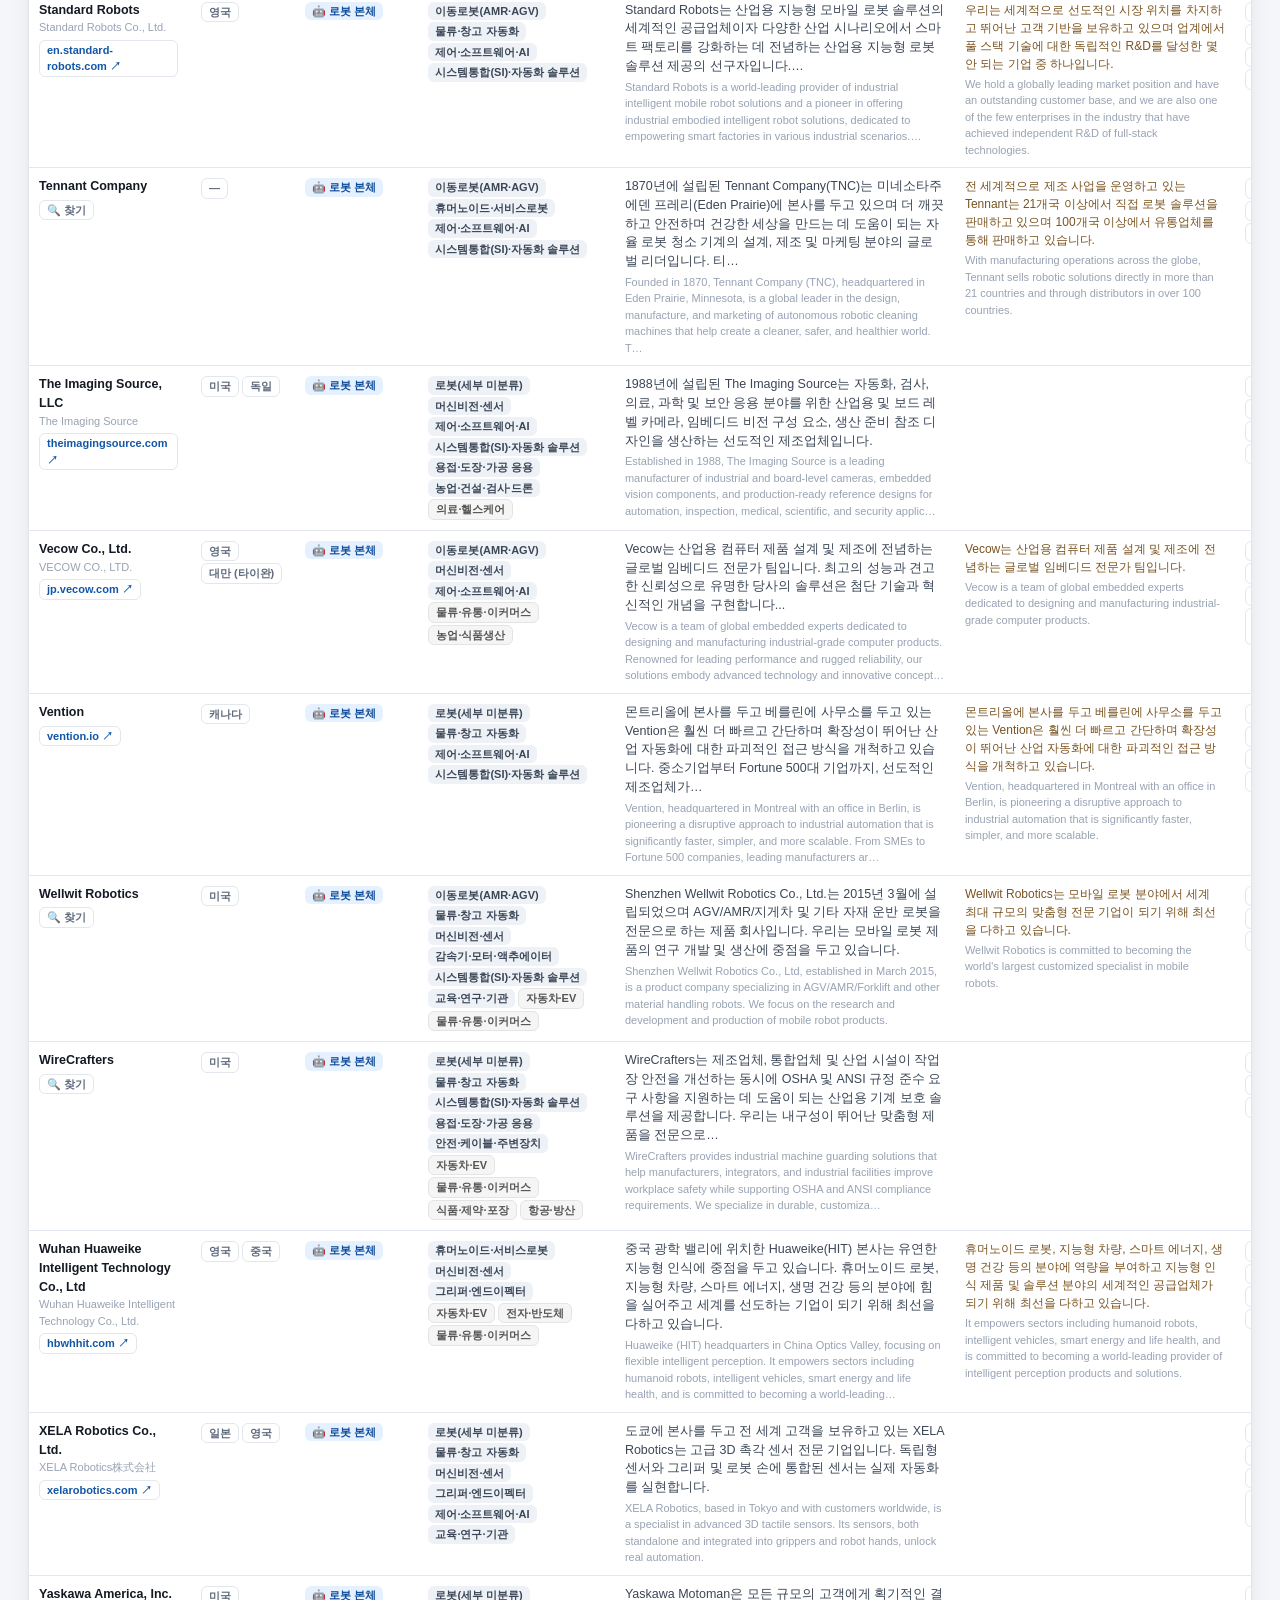
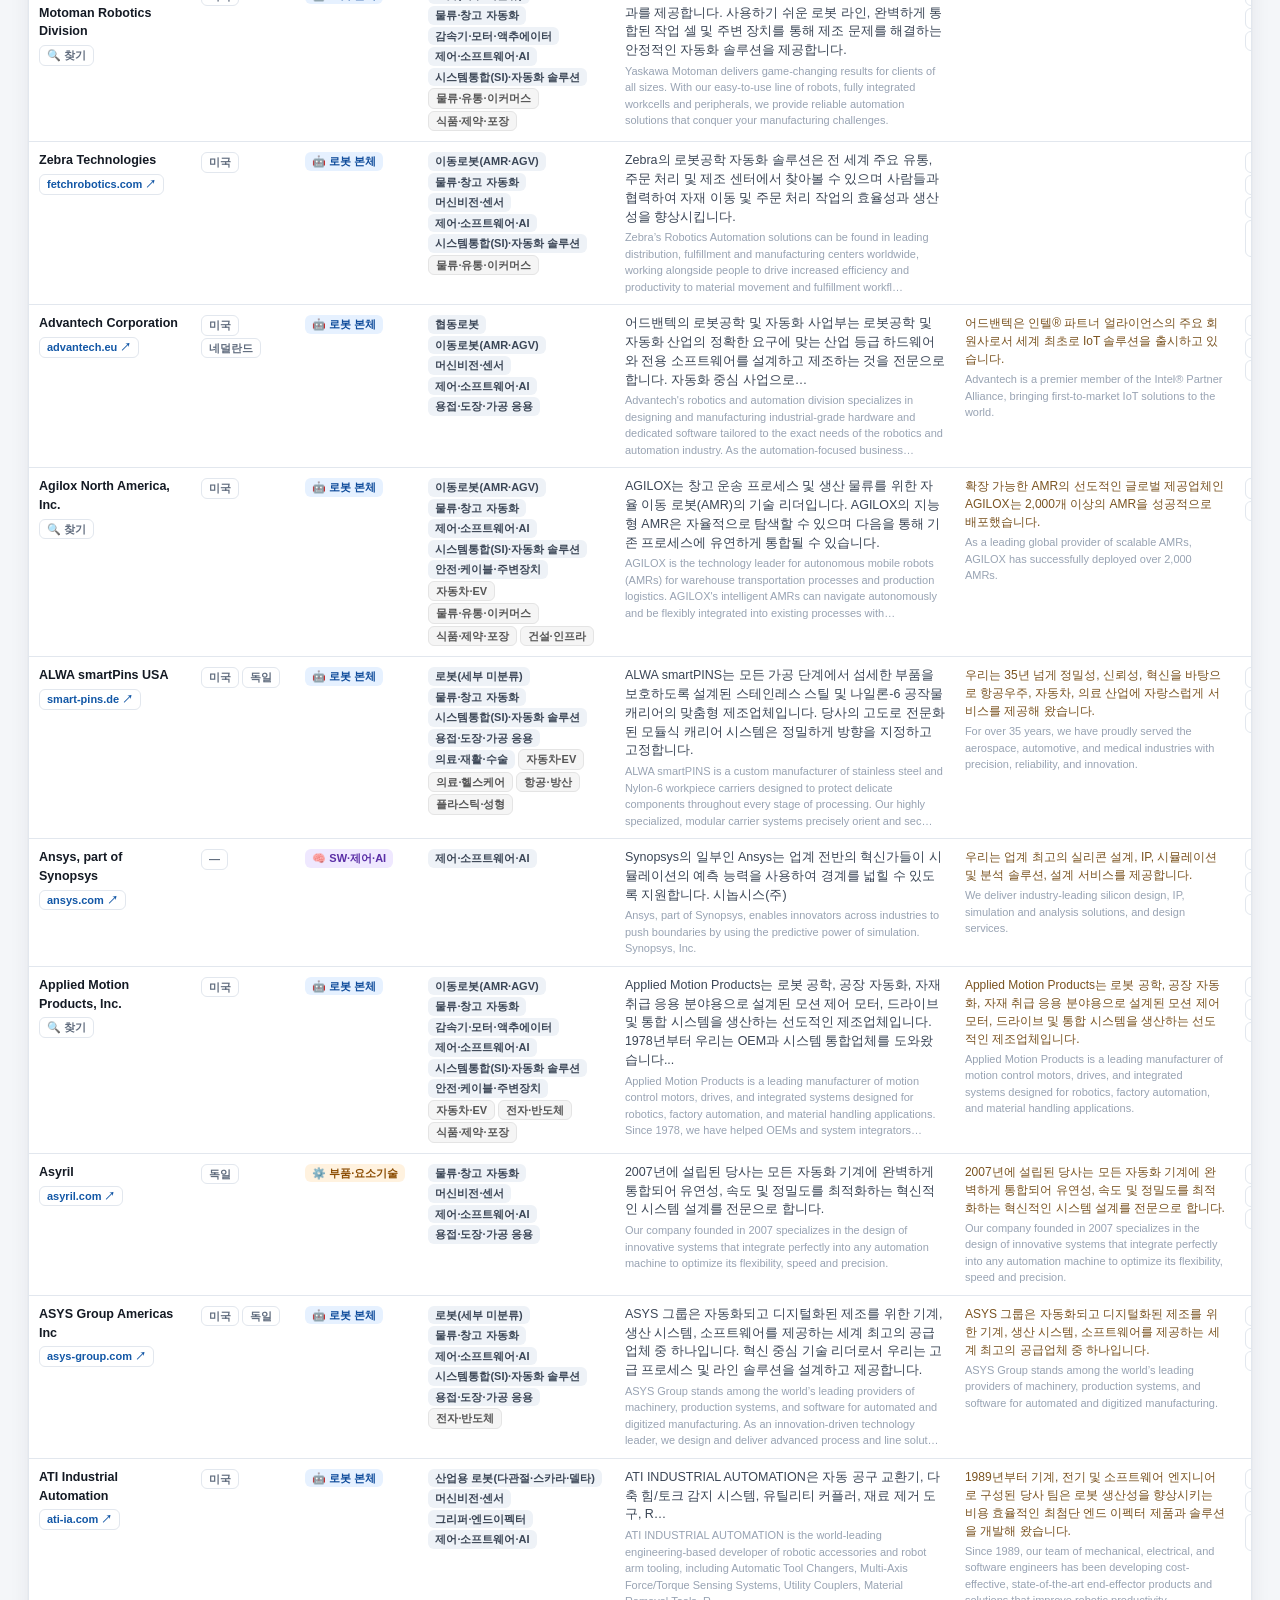
<file: robots.html>
<!DOCTYPE html>
<html lang="ko">
<head>
<meta charset="utf-8">
<meta name="viewport" content="width=device-width,initial-scale=1">
<title>로봇 전시회 출품사 레이더</title>
<link rel="stylesheet" href="styles.css?v=202610210904">
<link rel="stylesheet" href="robots.css?v=202610210904">
</head>
<body>
<header>
  <div class="hd-top">
    <div class="brand">
      <h1>🤖 로봇 전시회 출품사 레이더</h1>
      <p id="subline">불러오는 중…</p>
    </div>
    <div class="kpis" id="kpis"></div>
  </div>
  <nav class="tabs" id="tabs">
    <a class="tablink" href="index.html">← 전시회 레이더</a>
    <a class="tablink" href="traces.html">🕵️ 경쟁사 흔적 →</a>
    <button data-tab="co" class="on">🏢 업체 리스트</button>
    <button data-tab="byfair">📍 전시회별 업체</button>
    <button data-tab="fair">📋 명단 확보 전시회</button>
    <button data-tab="expo">🌍 전세계 로봇 전시회</button>
    <button data-tab="kr">🇰🇷 한국 전시회 · 홍보 전략</button>
    <button data-tab="how">ℹ️ 만든 방법·한계</button>
  </nav>
</header>

<main id="main"></main>

<div class="scrim" id="scrim"></div>
<aside class="drawer" id="drawer"></aside>

<script src="app-robots.js?v=202610210904"></script>
<script src="robots.js?v=202610210904"></script>
</body>
</html>
</file>
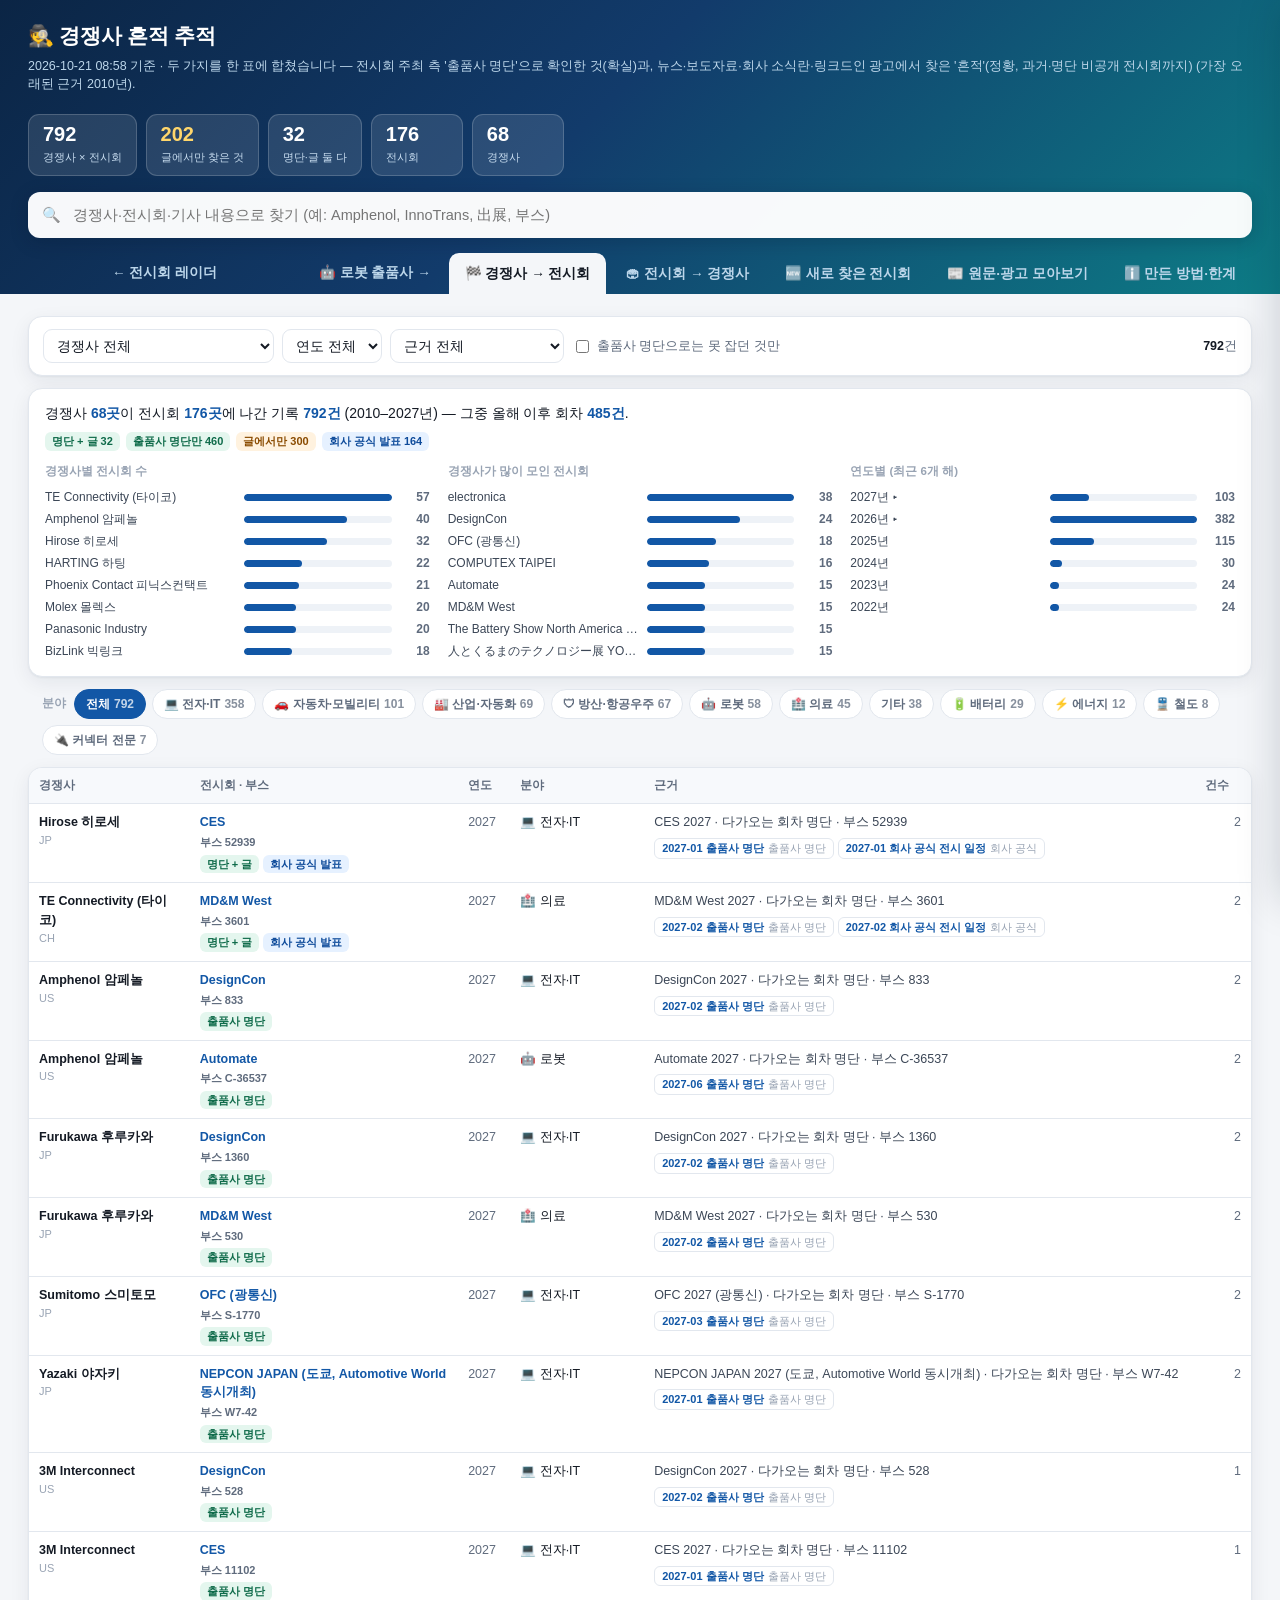
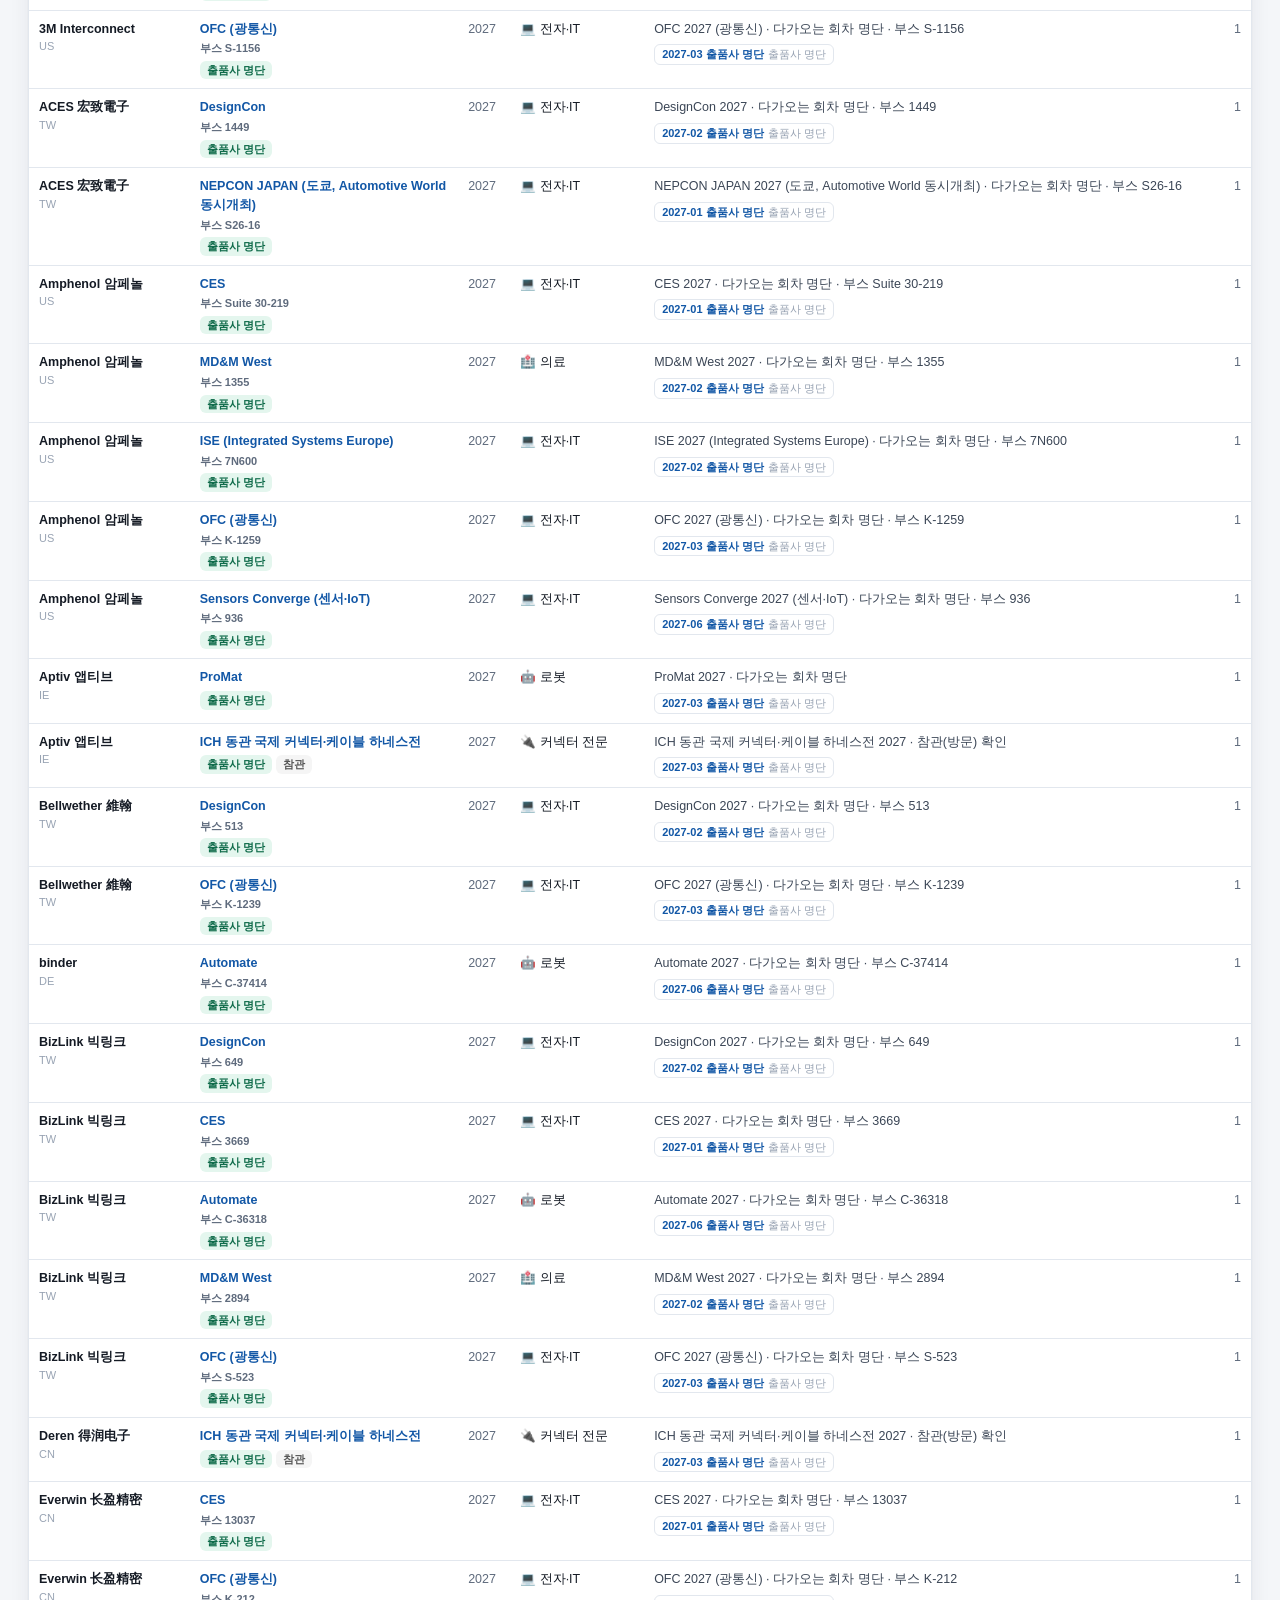
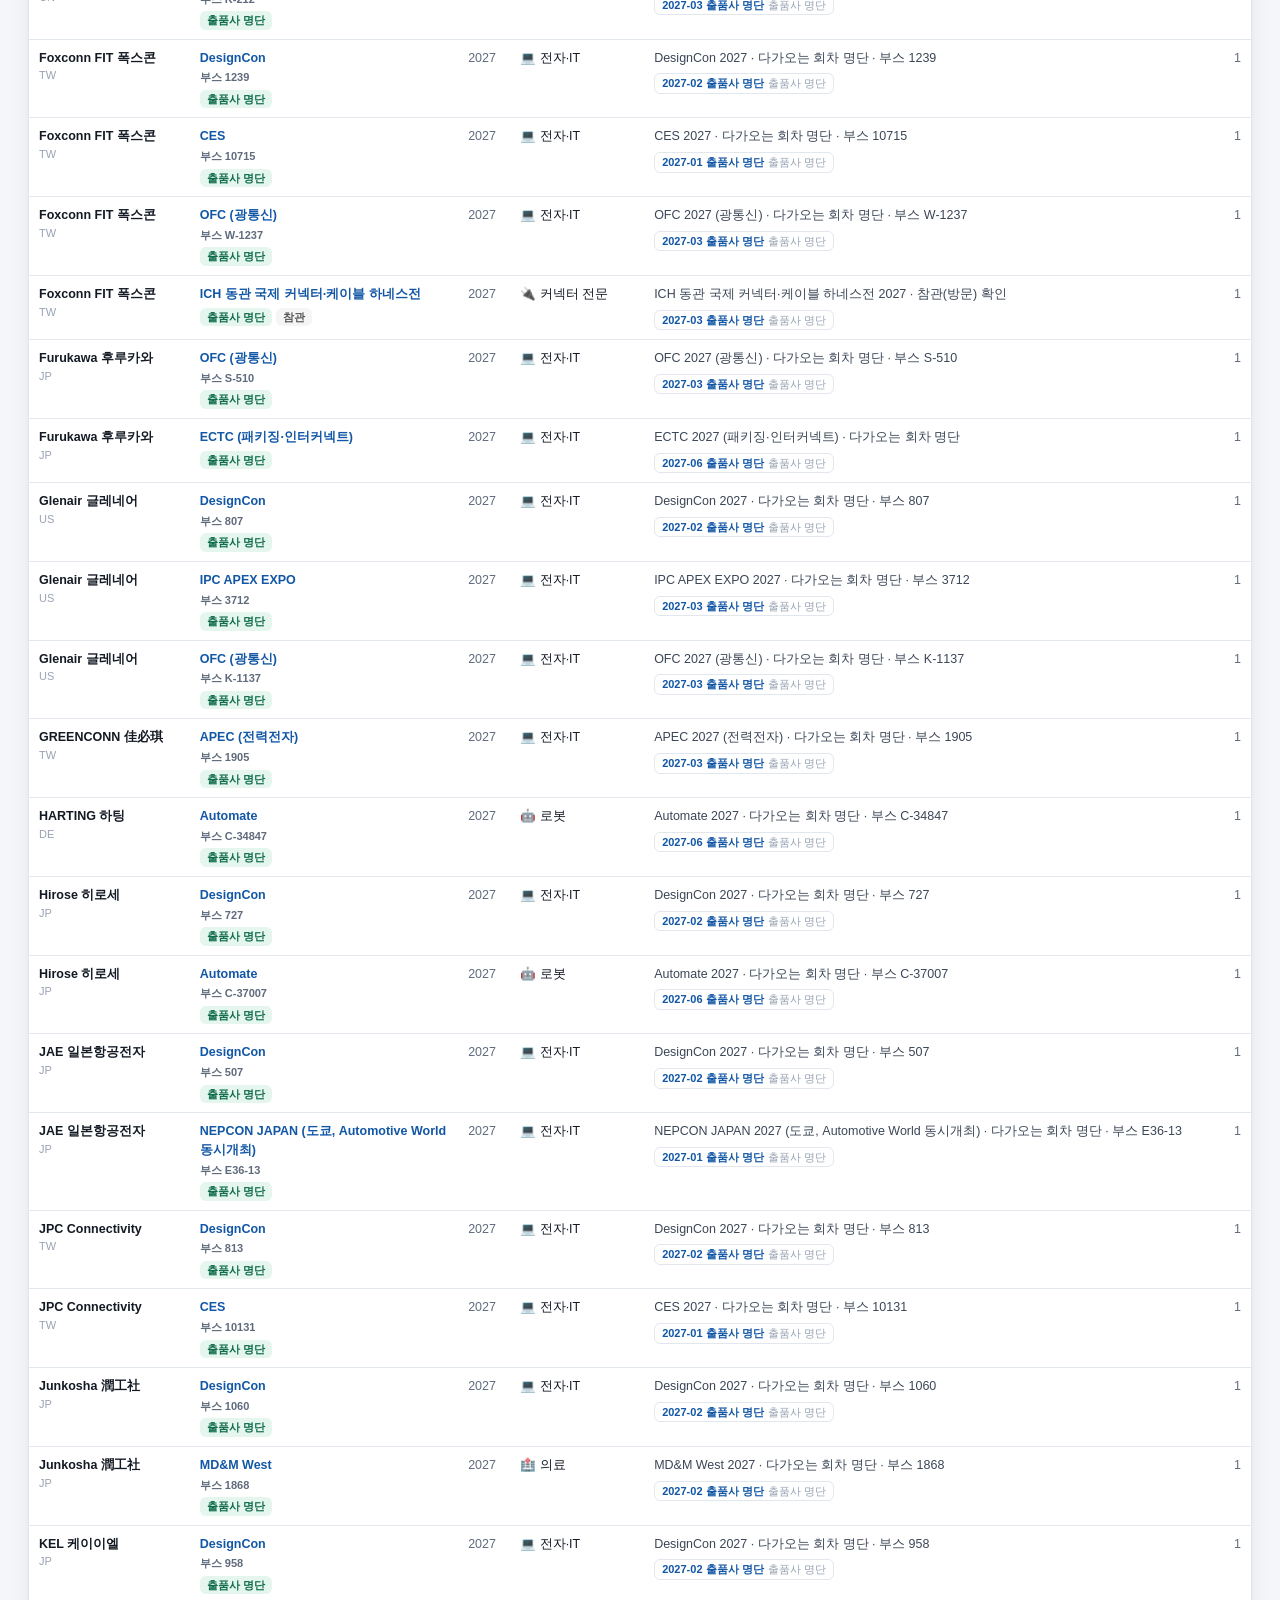
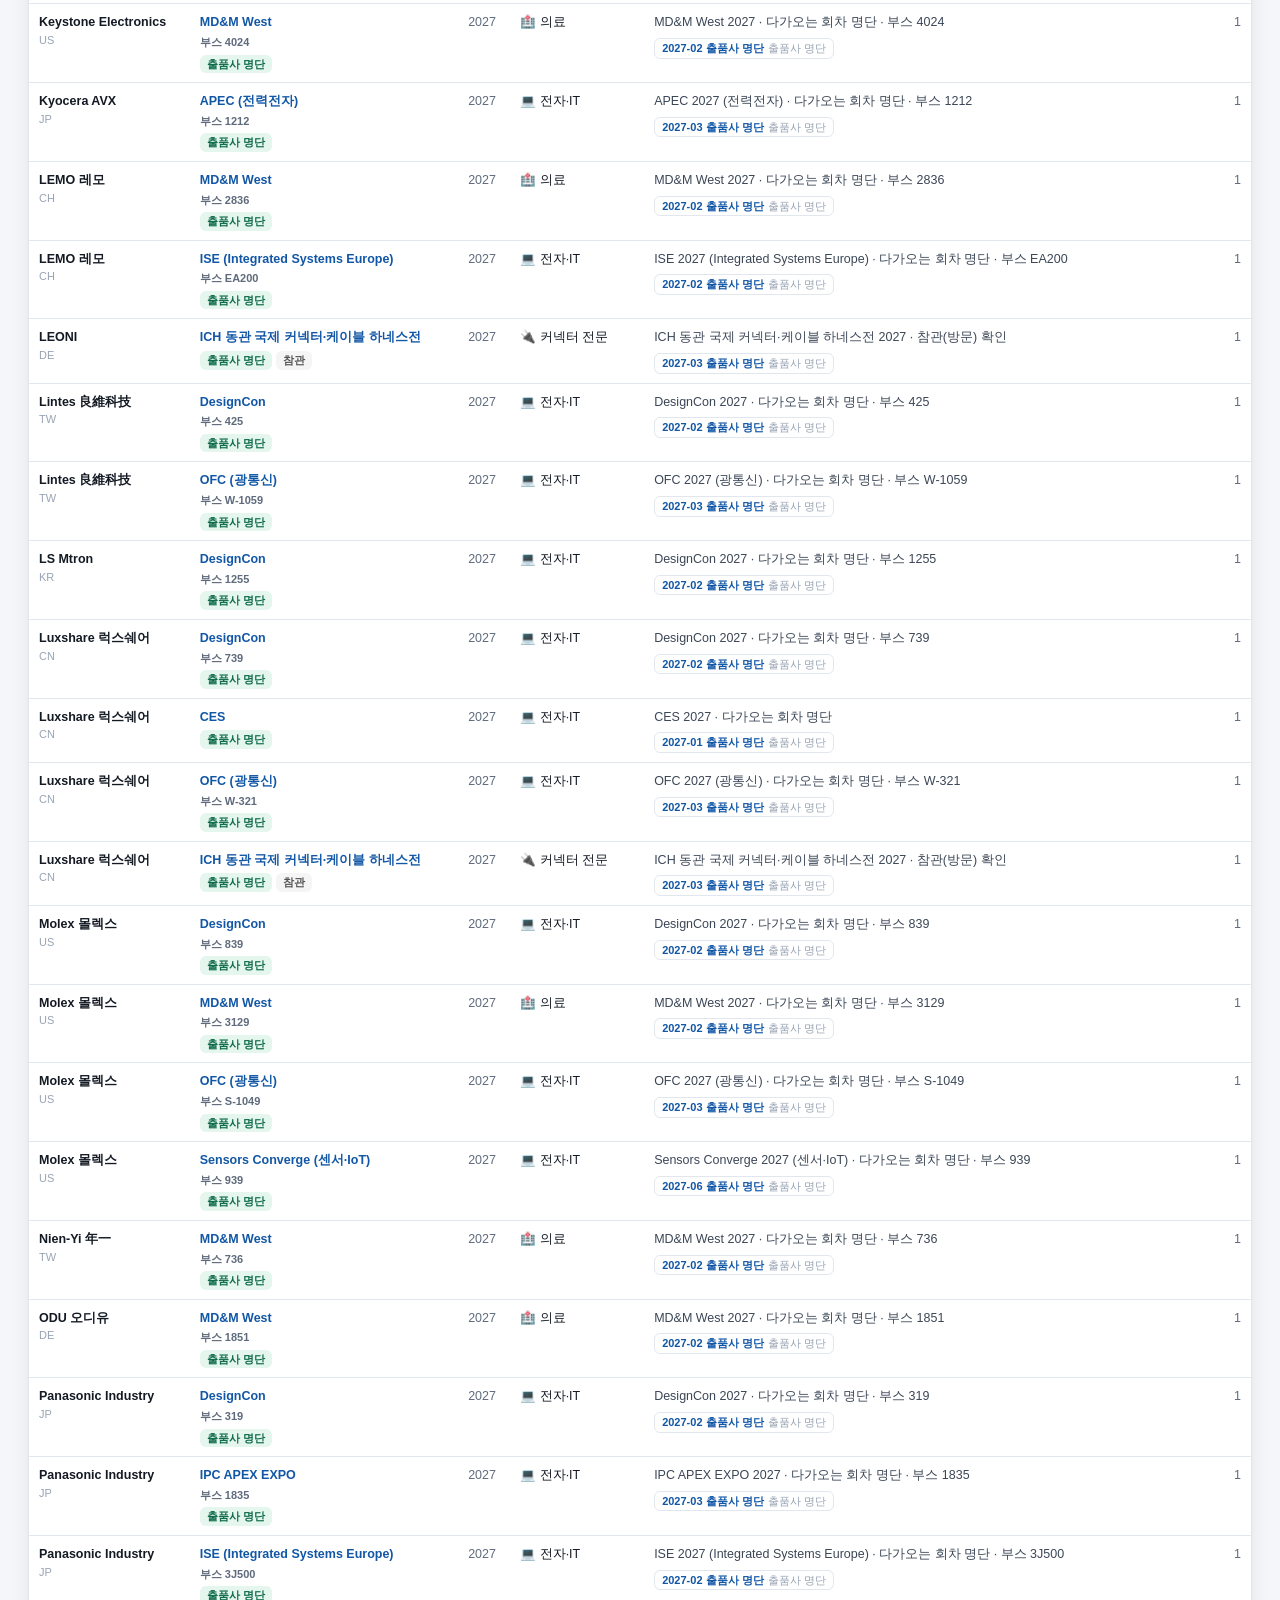
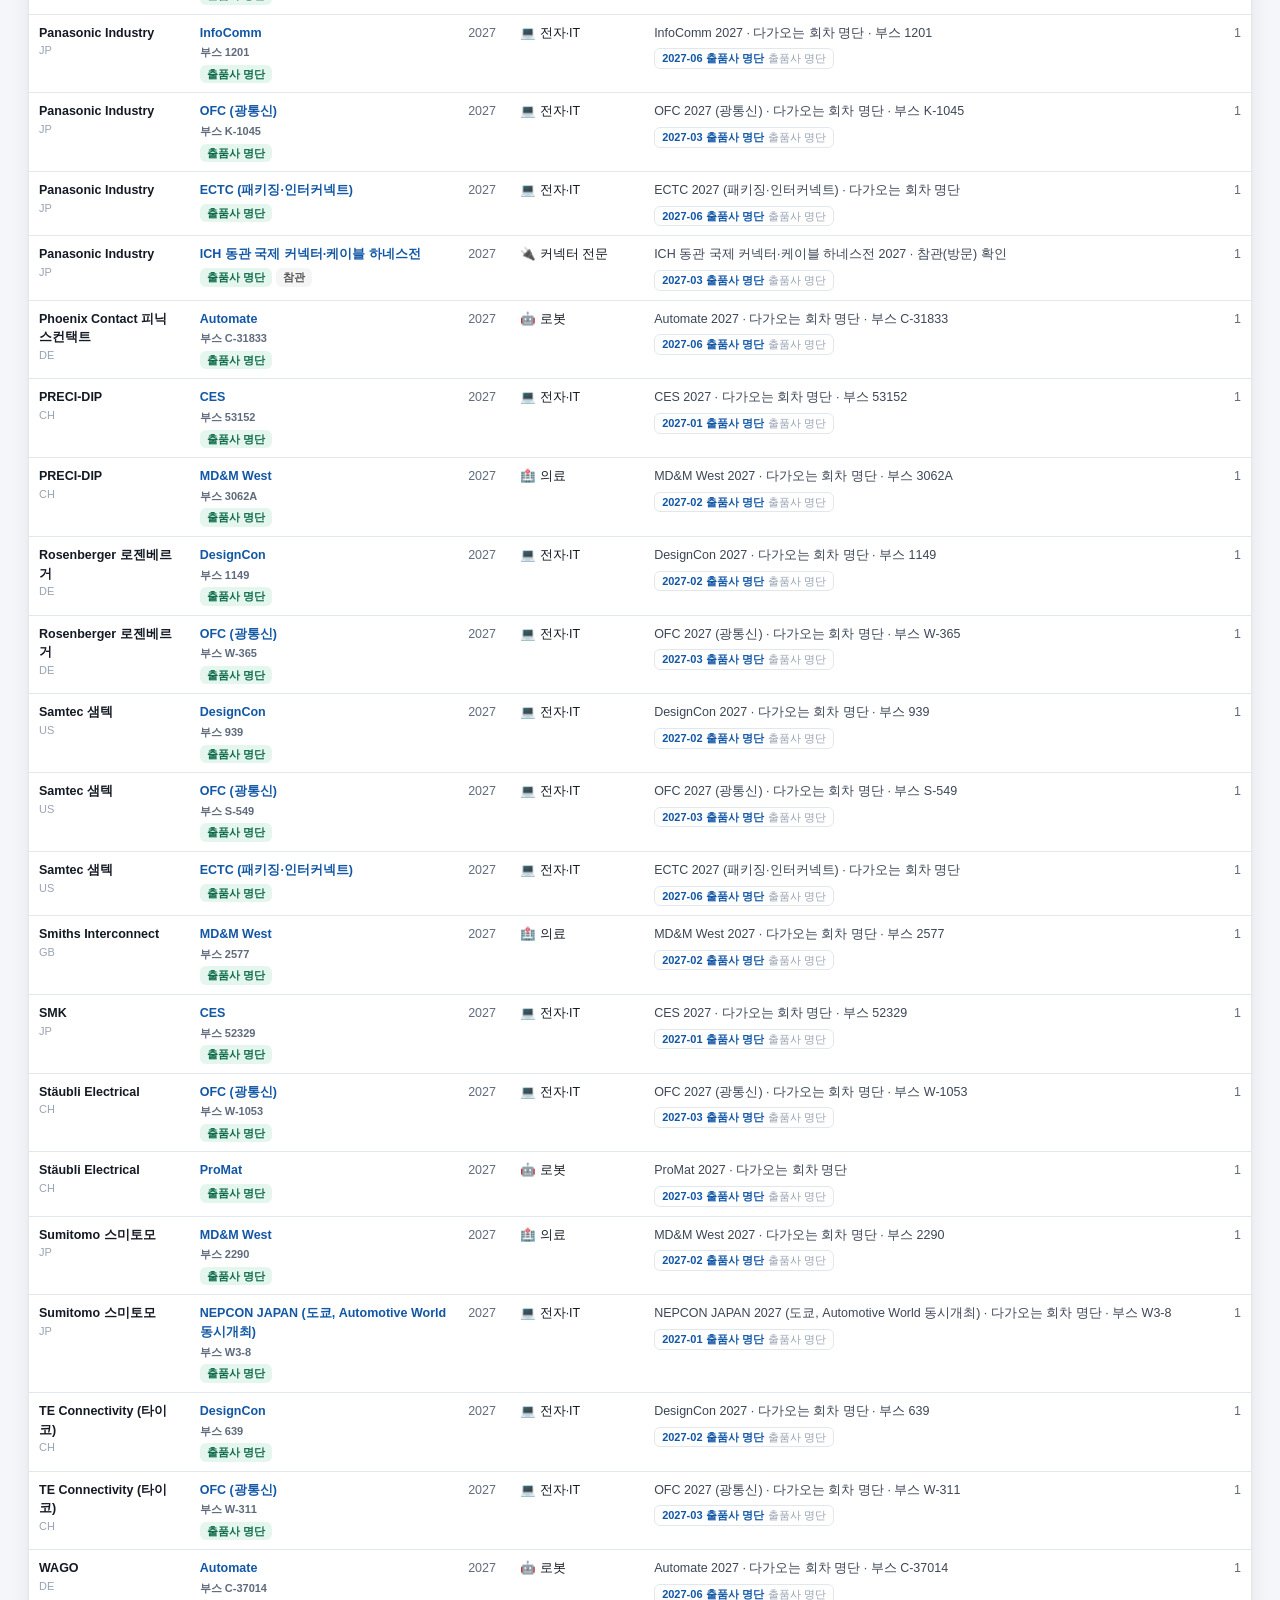
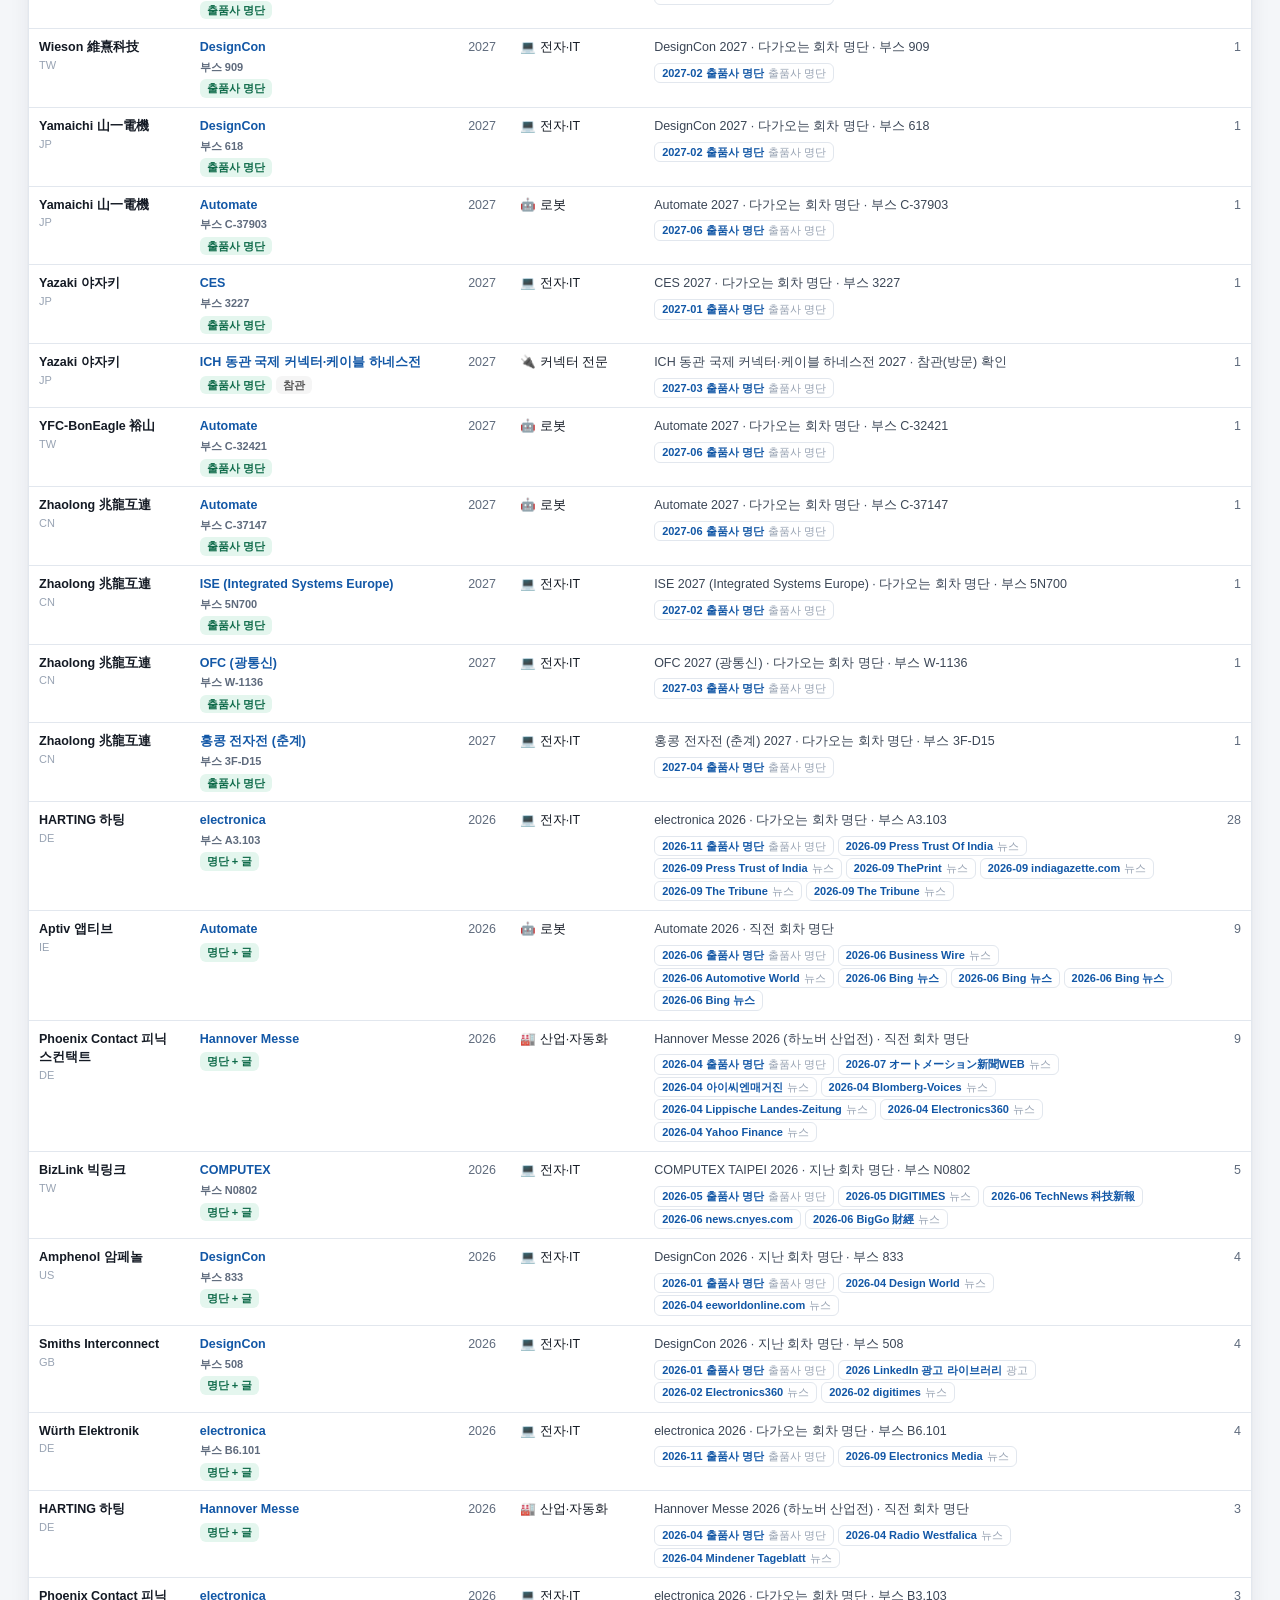
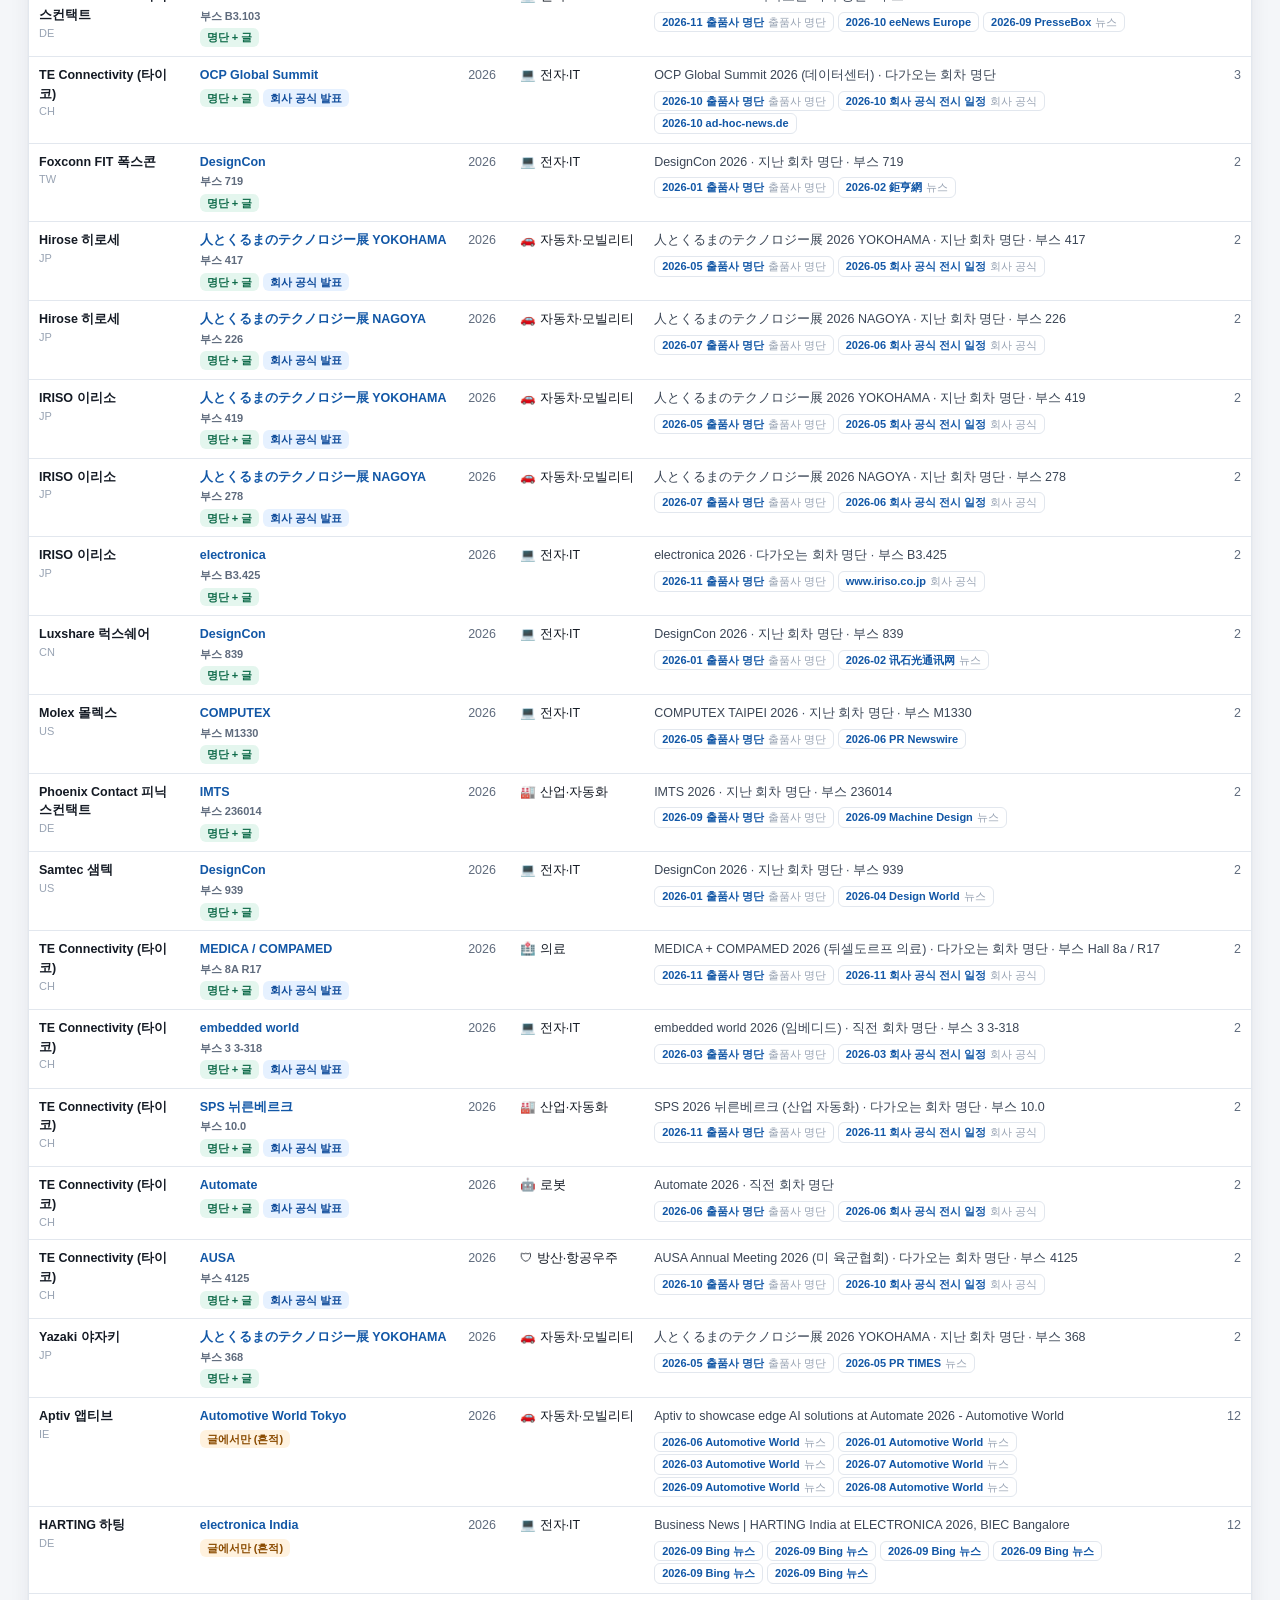
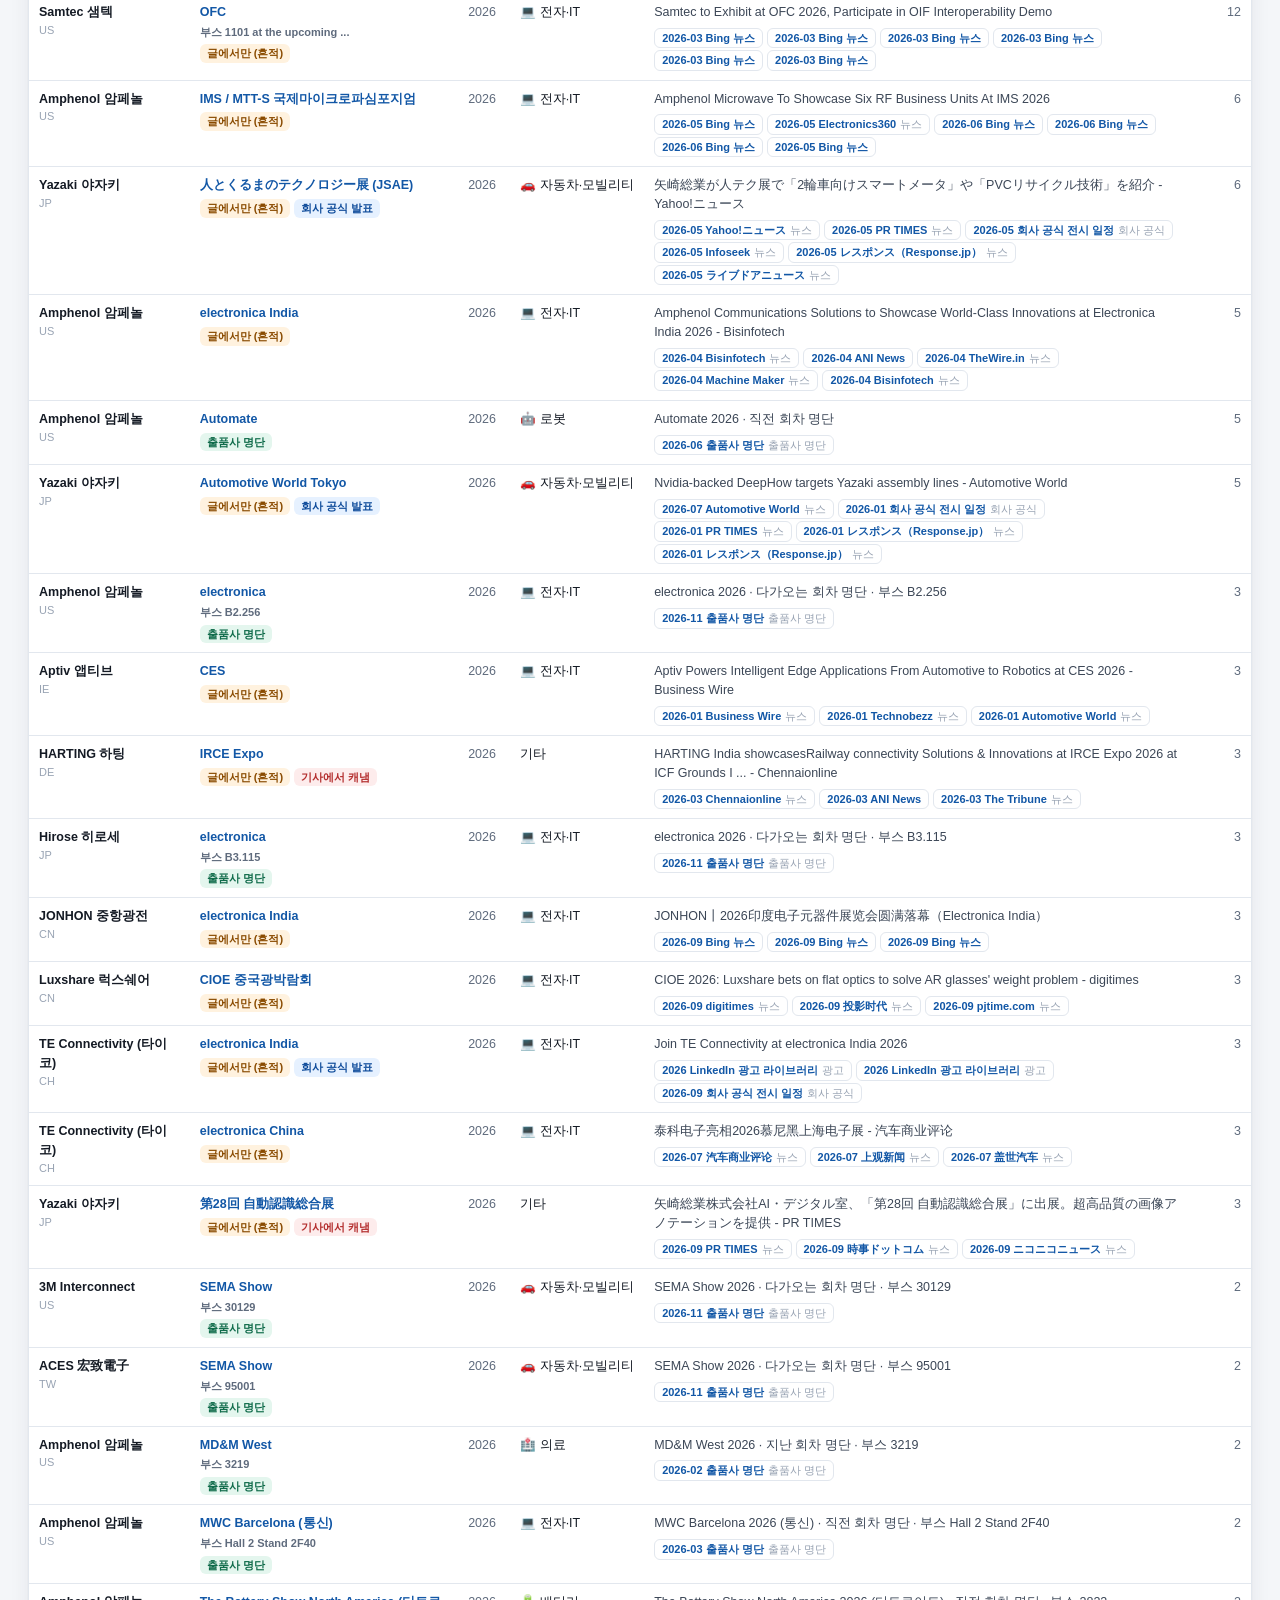
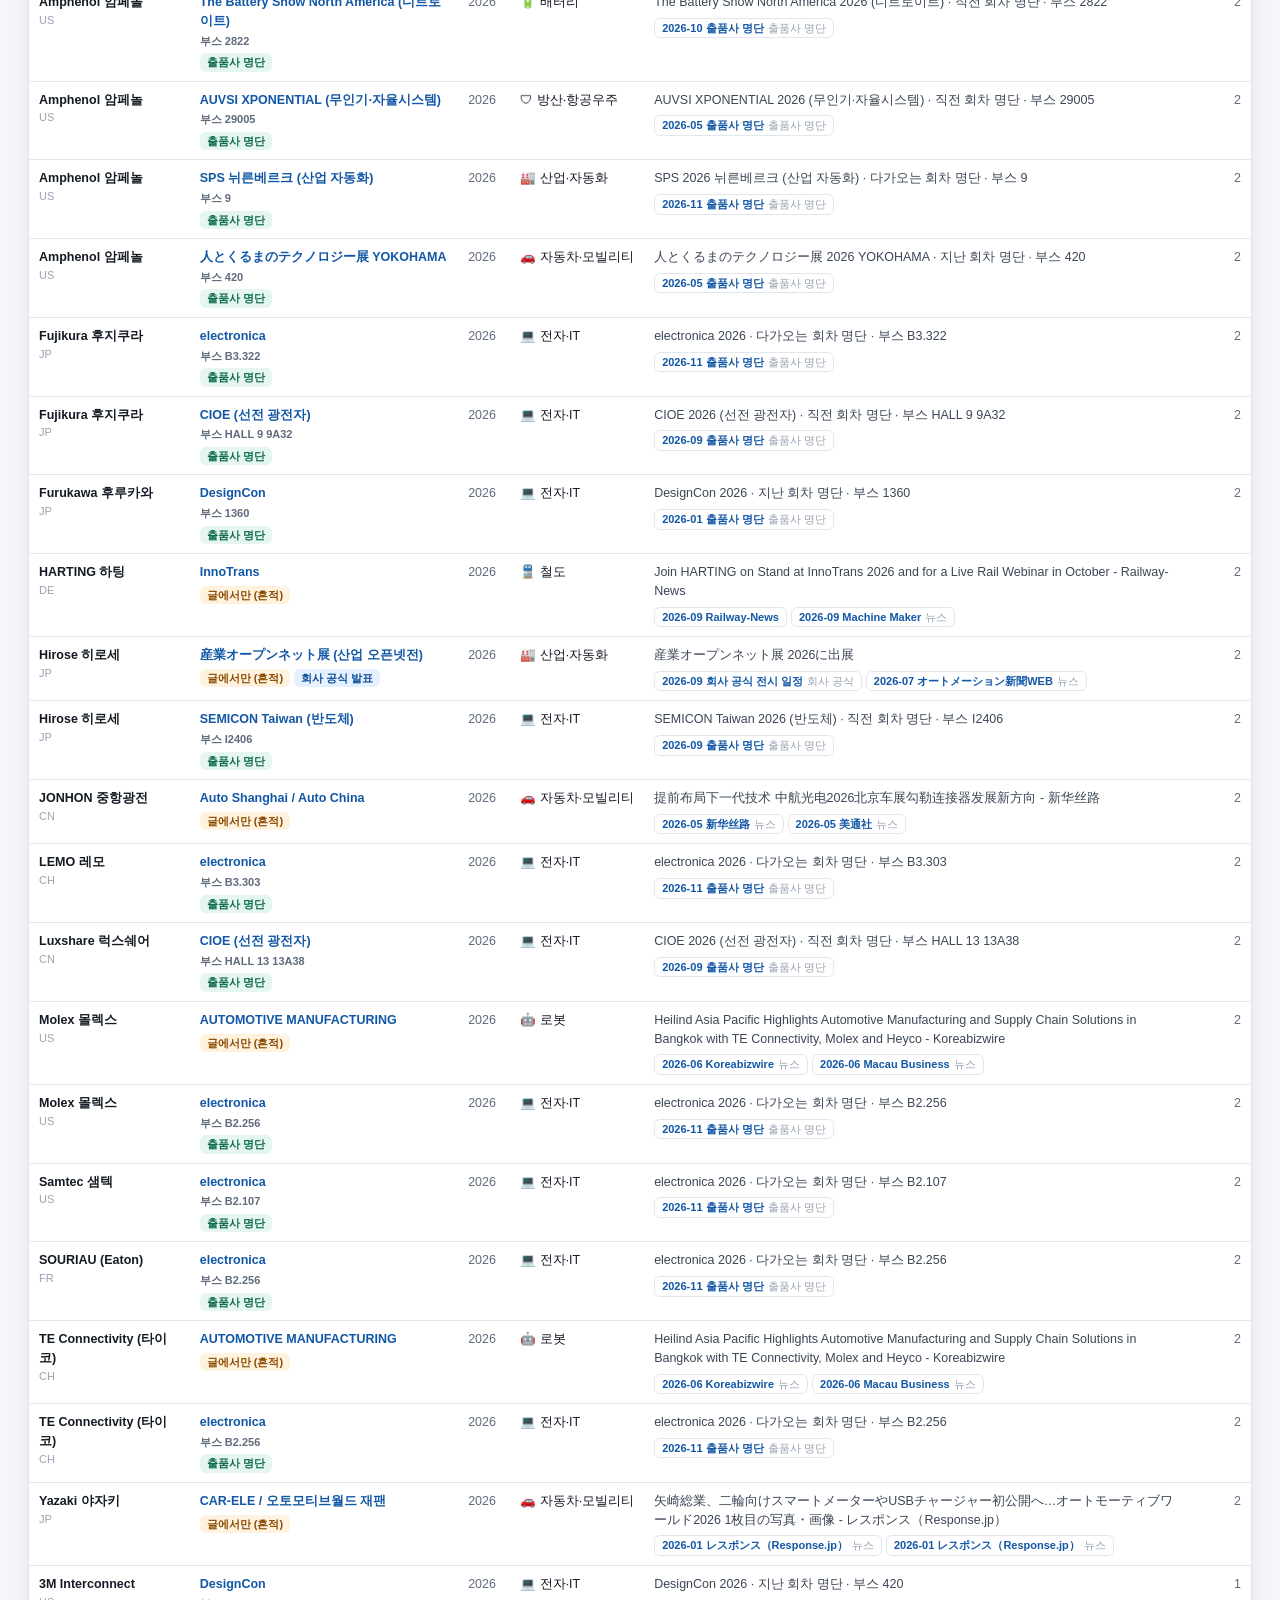
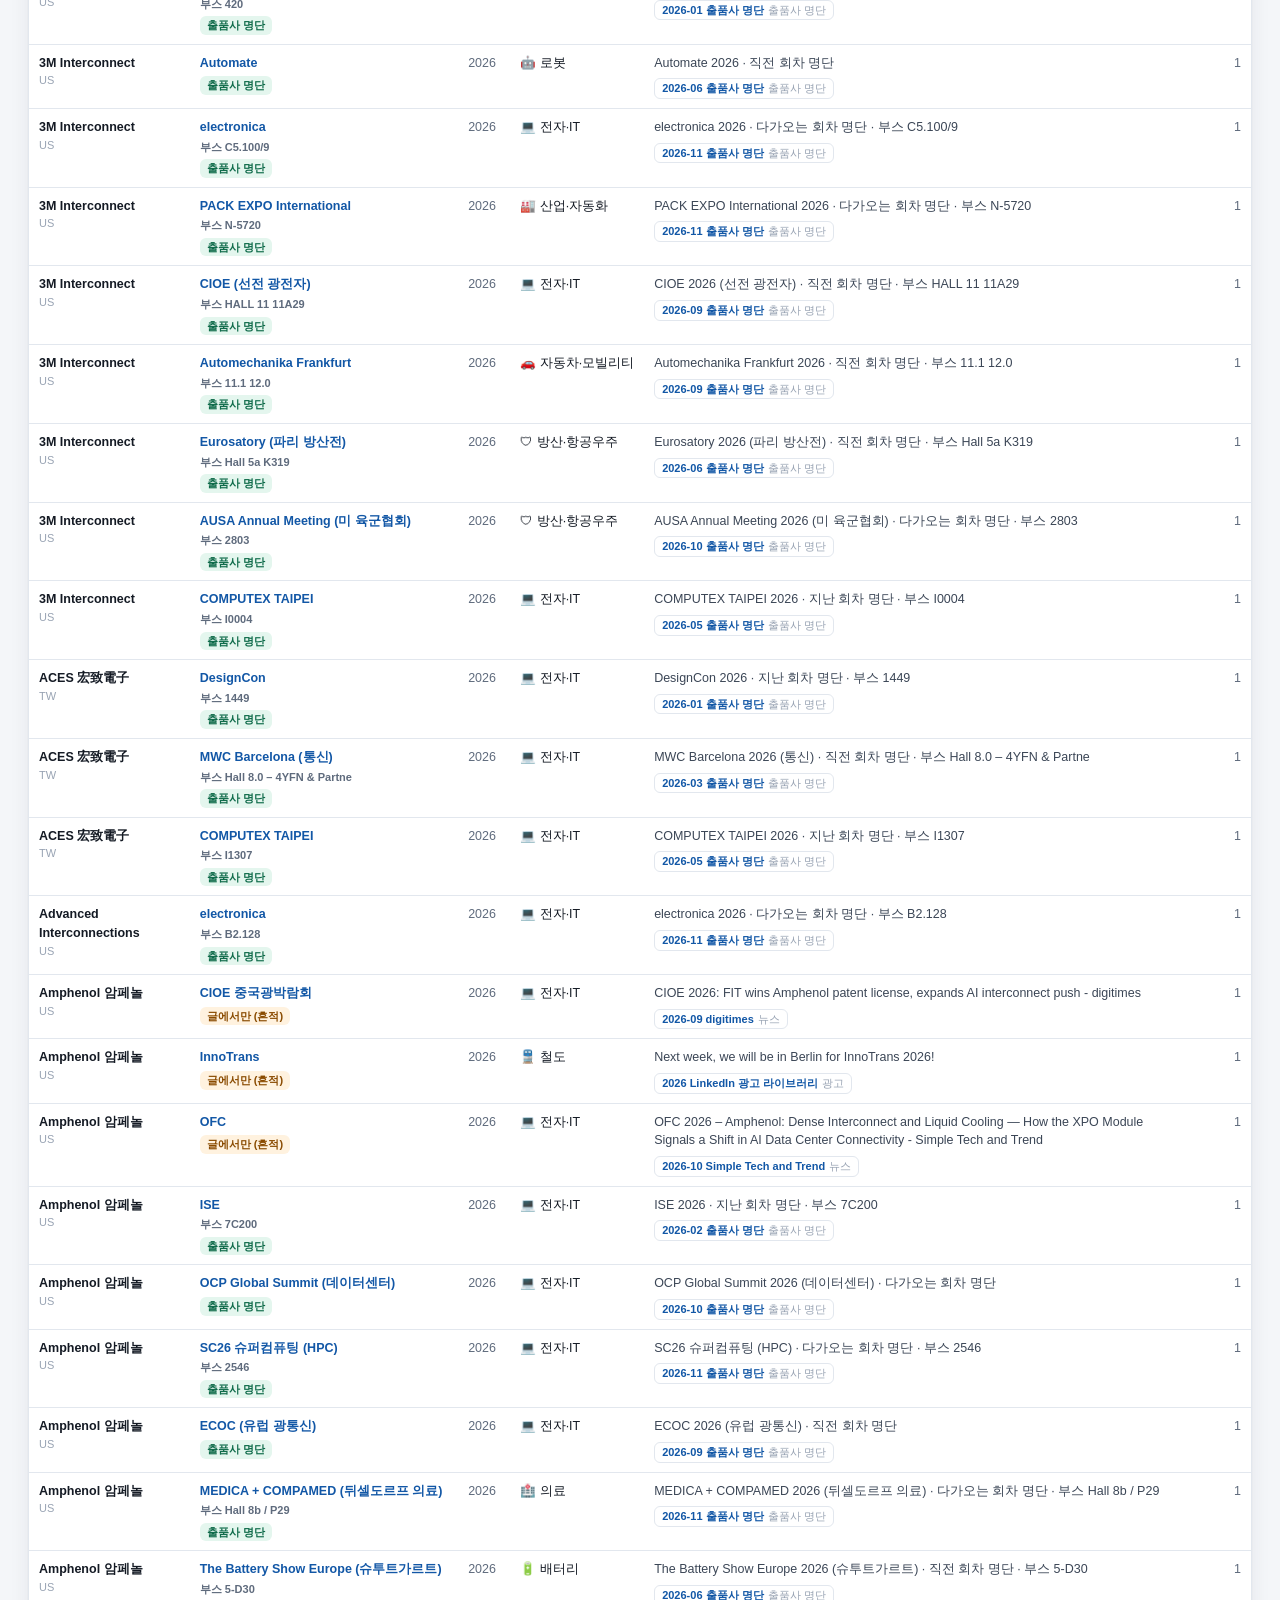
<file: traces.html>
<!DOCTYPE html>
<html lang="ko">
<head>
<meta charset="utf-8">
<meta name="viewport" content="width=device-width,initial-scale=1">
<title>경쟁사 흔적 추적</title>
<link rel="stylesheet" href="styles.css?v=202610210904">
<link rel="stylesheet" href="robots.css?v=202610210904">
<link rel="stylesheet" href="traces.css?v=202610210904">
</head>
<body>
<header>
  <div class="hd-top">
    <div class="brand">
      <h1>🕵️ 경쟁사 흔적 추적</h1>
      <p id="subline">불러오는 중…</p>
    </div>
    <div class="kpis" id="kpis"></div>
  </div>
  <div class="gsearch">
    <div class="gsbox">
      <span class="gsicon">🔍</span>
      <input id="tq" type="search" autocomplete="off" spellcheck="false"
             placeholder="경쟁사·전시회·기사 내용으로 찾기 (예: Amphenol, InnoTrans, 出展, 부스)">
      <button id="tclear" title="지우기" hidden>✕</button>
    </div>
  </div>
  <nav class="tabs" id="tabs">
    <a class="tablink" href="index.html">← 전시회 레이더</a>
    <a class="tablink" href="robots.html">🤖 로봇 출품사 →</a>
    <button data-tab="pair" class="on">🏁 경쟁사 → 전시회</button>
    <button data-tab="fair">🏟 전시회 → 경쟁사</button>
    <button data-tab="new">🆕 새로 찾은 전시회</button>
    <button data-tab="raw">📰 원문·광고 모아보기</button>
    <button data-tab="how">ℹ️ 만든 방법·한계</button>
  </nav>
</header>

<main id="main"></main>

<div class="scrim" id="scrim"></div>
<aside class="drawer" id="drawer"></aside>

<script src="app-traces.js?v=202610210904"></script>
<script src="traces.js?v=202610210904"></script>
</body>
</html>
</file>
<file: styles.css>
:root{
  --bg:#f4f6f9; --card:#fff; --line:#e2e7ee; --ink:#141a24; --muted:#5f6b7d; --dim:#98a3b3;
  --brand:#1257a6; --brand-soft:#e8f1fb; --ok:#0f8a5f; --warn:#c77700; --danger:#cf3b3b;
  --kr:#1257a6; --ov:#0d7c86;
  --shadow:0 1px 2px rgba(15,30,60,.05), 0 6px 20px rgba(15,30,60,.07);
  --r:14px;
}
*{box-sizing:border-box}
body{margin:0;background:var(--bg);color:var(--ink);
  font-family:-apple-system,BlinkMacSystemFont,"Apple SD Gothic Neo","Pretendard","Noto Sans KR",sans-serif;
  font-size:14px;line-height:1.5;-webkit-font-smoothing:antialiased}
a{color:inherit;text-decoration:none}
button{font:inherit;cursor:pointer;color:inherit}

/* ---------- 헤더 ---------- */
header{background:linear-gradient(135deg,#0b2545,#123b6b 45%,#0d7c86);color:#fff;padding:20px 28px 0}
.hd-top{display:flex;align-items:flex-start;justify-content:space-between;gap:20px;flex-wrap:wrap;max-width:1480px;margin:0 auto}
.brand h1{margin:0;font-size:21px;letter-spacing:-.3px}
.brand p{margin:5px 0 0;color:#bcd6ea;font-size:12.5px}
.kpis{display:flex;gap:9px;flex-wrap:wrap}
.kpi{background:rgba(255,255,255,.11);border:1px solid rgba(255,255,255,.18);border-radius:11px;
  padding:8px 14px;min-width:92px;color:#fff;text-align:left}
.kpi:hover{background:rgba(255,255,255,.2)}
.kpi b{display:block;font-size:20px;line-height:1.15}
.kpi span{font-size:11px;color:#c7dcef}
.kpi.hot b{color:#ffd66b}
.gsearch{max-width:1480px;margin:16px auto 0}
.gsbox{display:flex;align-items:center;gap:10px;background:rgba(255,255,255,.97);border-radius:12px;
  padding:0 14px;height:46px;box-shadow:0 4px 18px rgba(6,20,40,.22)}
.gsicon{font-size:15px;opacity:.65}
.gsbox input{flex:1;border:0;outline:0;background:transparent;font:inherit;font-size:14.5px;color:var(--ink);height:100%;min-width:0}
.gsbox input::-webkit-search-cancel-button{display:none}
#gclear{border:0;background:#eef1f5;color:var(--muted);border-radius:7px;width:24px;height:24px;font-size:12px}
.gchips{display:flex;align-items:center;gap:6px;flex-wrap:wrap;margin-top:10px}
.gchip{background:rgba(255,255,255,.13);border:1px solid rgba(255,255,255,.22);color:#dcebf7;
  border-radius:999px;padding:5px 11px;font-size:12px;font-weight:600;display:inline-flex;align-items:center;gap:6px}
.gchip:hover{background:rgba(255,255,255,.24)}
.gchip b{font-size:10.5px;color:#a9c9e4;font-weight:800}
.gchip.on{background:#fff;color:#123b6b;border-color:#fff}
.gchip.on b{color:var(--brand)}
.tabs{display:flex;gap:4px;max-width:1480px;margin:14px auto 0;overflow-x:auto;scrollbar-width:none}
.tabs::-webkit-scrollbar{display:none}
.tabs button{background:transparent;border:0;color:#bcd6ea;padding:11px 16px;border-radius:10px 10px 0 0;
  font-size:13.5px;font-weight:600;position:relative;top:1px;white-space:nowrap}
.tabs button:hover{color:#fff}
.tabs button.on{background:var(--bg);color:var(--ink)}
.tabs a.tablink{color:#ffd66b;padding:11px 14px;font-weight:700;font-size:13.5px;display:inline-flex;align-items:center;white-space:nowrap;margin-left:auto}
.tabs a.tablink:hover{color:#fff}

/* ---------- 레이아웃 ---------- */
main{max-width:1480px;margin:0 auto;padding:22px 28px 70px}
.sec-title{display:flex;align-items:baseline;gap:10px;margin:0 0 12px;flex-wrap:wrap}
.sec-title h2{margin:0;font-size:17px;letter-spacing:-.3px}
.sec-title small{color:var(--muted);font-size:12.5px}
.card{background:var(--card);border:1px solid var(--line);border-radius:var(--r);box-shadow:var(--shadow)}
.pad{padding:16px 18px}
.note{color:var(--muted);font-size:12.5px}
.empty{padding:44px 20px;text-align:center;color:var(--muted)}
.split{display:grid;grid-template-columns:minmax(0,1fr) 400px;gap:16px;align-items:start}
.split.wide{grid-template-columns:minmax(0,1fr) 340px}
@media(max-width:1080px){.split,.split.wide{grid-template-columns:minmax(0,1fr)}}

/* ---------- 필터 바 ---------- */
.filters{display:flex;flex-direction:column;gap:9px;margin-bottom:16px}
.frow{display:flex;gap:7px;flex-wrap:wrap;align-items:center}
.flabel{font-size:11px;font-weight:800;color:var(--dim);letter-spacing:.4px;min-width:52px}
.chip{background:#fff;border:1px solid var(--line);border-radius:999px;padding:5px 12px;font-size:12.5px;
  font-weight:600;color:var(--muted);display:inline-flex;align-items:center;gap:6px}
.chip:hover{border-color:#b9c6d8;color:var(--ink)}
.chip.on{background:var(--brand);border-color:var(--brand);color:#fff}
.chip.on b{color:#cfe3fa}
.chip b{font-size:10.5px;color:var(--dim);font-weight:800}
.seg{display:inline-flex;background:#e9edf3;border-radius:10px;padding:3px}
.seg button{border:0;background:transparent;border-radius:8px;padding:5px 12px;font-size:12.5px;font-weight:700;color:var(--muted)}
.seg button.on{background:#fff;color:var(--ink);box-shadow:0 1px 3px rgba(20,30,50,.12)}

/* ---------- 목록 ---------- */
.monthhead{display:flex;align-items:center;gap:10px;margin:22px 0 10px;font-weight:800;font-size:15px}
.monthhead:first-child{margin-top:4px}
.monthhead span{color:var(--dim);font-size:12px;font-weight:600}
.monthhead i{flex:1;height:1px;background:var(--line);font-style:normal}
.rows{display:flex;flex-direction:column;gap:8px}
.row{display:grid;grid-template-columns:76px minmax(0,1fr) auto;gap:14px;align-items:center;
  background:var(--card);border:1px solid var(--line);border-radius:12px;padding:11px 14px;text-align:left;width:100%}
.row:hover{border-color:#b9c6d8;box-shadow:var(--shadow)}
.daybox{text-align:center;border-radius:9px;background:#f1f5fa;padding:6px 2px;color:var(--brand)}
.daybox b{display:block;font-size:17px;line-height:1.1}
.daybox span{font-size:10.5px;color:var(--muted)}
.daybox.soon{background:#fdeee2;color:#b4530b}
.daybox.live{background:#e4f6ec;color:#0f8a5f}
.rtitle{font-weight:700;font-size:14.5px;letter-spacing:-.2px;display:flex;align-items:center;gap:7px;flex-wrap:wrap}
.rtitle em{font-style:normal;font-size:12px;color:var(--dim);font-weight:600}
.rmeta{color:var(--muted);font-size:12.3px;margin-top:3px;display:flex;gap:10px;flex-wrap:wrap;align-items:center}
.rright{display:flex;align-items:center;gap:8px;flex-shrink:0}
.flag{font-size:16px}
.tag{border-radius:999px;padding:2px 8px;font-size:11px;font-weight:700;background:#eef2f7;color:var(--muted);white-space:nowrap}
.tag.kr{background:#e8f1fb;color:var(--kr)}
.tag.past{background:#eef0f3;color:#5f6b7d}
.tag.ov{background:#e3f6f7;color:var(--ov)}
.tag.sup{background:#fff3d9;color:#8a5c00}
.tag.ufi{background:#efe9fb;color:#5b3fb5}
.tag.new{background:#e4f6ec;color:#0f8a5f}
.tag.apply{background:#ffe9e5;color:#c0392b}
.stars{color:#e0a400;font-size:12px;letter-spacing:-1px;white-space:nowrap}
.more{width:100%;margin-top:12px;background:#fff;border:1px dashed var(--line);border-radius:12px;padding:11px;
  color:var(--muted);font-weight:700}
.more:hover{border-color:var(--brand);color:var(--brand)}

/* ---------- 지도 ---------- */
.mapwrap{position:relative;background:linear-gradient(180deg,#f7fbff,#eef4fa);border-radius:var(--r);overflow:hidden}
.mapwrap svg{display:block;width:100%;height:auto}
.mapwrap path.cn{stroke:#fff;stroke-width:.6;cursor:pointer;transition:fill .12s}
.mapwrap path.cn:hover{fill:#96b9dd !important}
.mapwrap path.cn.on{stroke:#0b2545;stroke-width:1.2}
.mapwrap circle.dot{fill:#0d7c86;fill-opacity:.55;stroke:#fff;stroke-width:.8;cursor:pointer}
.maptip{position:fixed;z-index:60;background:#0b2545;color:#fff;border-radius:9px;padding:7px 11px;font-size:12.5px;
  pointer-events:none;box-shadow:0 8px 24px rgba(5,20,40,.3);max-width:260px}
.legend{display:flex;gap:12px;align-items:center;flex-wrap:wrap;margin-top:10px;color:var(--muted);font-size:12px}
.legend i{display:inline-block;width:18px;height:10px;border-radius:2px;margin-right:4px;vertical-align:-1px}

/* ---------- 달력 ---------- */
.calgrid{display:grid;grid-template-columns:repeat(7,minmax(0,1fr));gap:6px}
.calhead{font-size:11.5px;font-weight:800;color:var(--dim);text-align:center;padding:4px 0}
.calcell{min-height:96px;background:#fff;border:1px solid var(--line);border-radius:10px;padding:6px 7px;overflow:hidden}
.calcell.out{background:#f8fafc;opacity:.55}
.calcell.today{border-color:var(--brand);box-shadow:0 0 0 2px var(--brand-soft)}
.calday{font-size:11.5px;font-weight:800;color:var(--muted)}
.calday.sun{color:#cf3b3b}
.calev{display:block;width:100%;text-align:left;font-size:11px;border:0;background:#eef2f7;border-radius:5px;
  padding:2px 5px;margin-top:3px;white-space:nowrap;overflow:hidden;text-overflow:ellipsis;font-weight:600}
.calev.kr{background:#e8f1fb;color:var(--kr)}
.calev.ov{background:#e3f6f7;color:var(--ov)}
.calnav{display:flex;align-items:center;gap:8px}
.calnav button{background:#fff;border:1px solid var(--line);border-radius:9px;padding:5px 11px;font-weight:700}

/* ---------- 막대·표 ---------- */
.bars{display:flex;flex-direction:column;gap:6px}
.bar{display:grid;grid-template-columns:150px minmax(0,1fr) 54px;gap:10px;align-items:center;
  background:transparent;border:0;padding:3px 0;text-align:left;width:100%}
.bar:hover .barfill{filter:brightness(.92)}
.barname{font-size:12.8px;font-weight:700;white-space:nowrap;overflow:hidden;text-overflow:ellipsis}
.bartrack{display:block;background:#e9edf3;border-radius:6px;height:14px;overflow:hidden}
.barfill{display:block;height:100%;min-width:2px;background:linear-gradient(90deg,#1257a6,#0d7c86);border-radius:6px}
.barval{font-size:12px;color:var(--muted);text-align:right;font-variant-numeric:tabular-nums}
.bar.on .barname{color:var(--brand)}

/* ---------- 상세 서랍 ---------- */
.scrim{position:fixed;inset:0;background:rgba(10,20,35,.42);opacity:0;pointer-events:none;transition:opacity .18s;z-index:40}
.scrim.on{opacity:1;pointer-events:auto}
.drawer{position:fixed;top:0;right:0;height:100%;width:min(540px,100%);background:var(--bg);z-index:50;
  transform:translateX(102%);transition:transform .22s ease;overflow-y:auto;box-shadow:-12px 0 40px rgba(10,20,40,.18)}
.drawer.on{transform:none}
.dhead{background:linear-gradient(135deg,#0b2545,#12556b);color:#fff;padding:20px 22px}
.dhead h3{margin:0 0 6px;font-size:18px;letter-spacing:-.3px}
.dhead p{margin:0;color:#bcd6ea;font-size:12.5px}
.dclose{position:absolute;top:14px;right:16px;background:rgba(255,255,255,.16);border:0;color:#fff;
  border-radius:9px;width:30px;height:30px;font-size:14px}
.dbody{padding:18px 22px 60px;display:flex;flex-direction:column;gap:14px}
.dfacts{display:grid;grid-template-columns:76px minmax(0,1fr);gap:7px 12px;font-size:13px}
.dfacts dt{color:var(--dim);font-weight:700;font-size:12px}
.dfacts dd{margin:0}
.dlinks{display:flex;gap:8px;flex-wrap:wrap}
.dlink{background:var(--brand);color:#fff;border-radius:10px;padding:9px 14px;font-weight:700;font-size:13px}
.dlink.alt{background:#fff;color:var(--brand);border:1px solid var(--line)}
.dsum{background:#fff;border:1px solid var(--line);border-radius:12px;padding:14px 16px;font-size:13.2px;line-height:1.65}

/* ---------- 출처 ---------- */
.srcgrid{display:grid;grid-template-columns:repeat(auto-fill,minmax(280px,1fr));gap:12px}
.srccard{background:#fff;border:1px solid var(--line);border-radius:12px;padding:14px 16px}
.srccard b{font-size:14px}
.srccard .n{font-size:22px;font-weight:800;color:var(--brand)}
.srccard.bad{border-color:#f3c4c4;background:#fff7f7}

@media(max-width:720px){
  header{padding:16px 16px 0}
  main{padding:16px 16px 60px}
  .row{grid-template-columns:58px minmax(0,1fr);gap:10px}
  .rright{grid-column:2;justify-content:flex-start;flex-wrap:wrap}
  .bar{grid-template-columns:110px minmax(0,1fr) 46px}
  .calcell{min-height:64px}
  .kpi{min-width:78px;padding:7px 11px}
}

/* ---------- 경쟁사 ---------- */
.tag.riv{background:#ffe8f0;color:#a3185a}
.rivline{display:flex;gap:6px;flex-wrap:wrap;align-items:center;margin:-4px 0 4px 90px}
.rivbadge{background:#fff;border:1px solid #f0c7d8;color:#a3185a;border-radius:999px;padding:2px 9px;font-size:11.5px;font-weight:700}
.rivbadge.core{background:#a3185a;border-color:#a3185a;color:#fff}
.rivbadge b{font-weight:800;opacity:.85;font-size:11px}
.rivsearch{border:1px dashed var(--line);border-radius:999px;padding:2px 9px;font-size:11.5px;color:var(--muted);font-weight:600}
.rivsearch:hover{border-color:var(--brand);color:var(--brand)}
.chip.ghost{opacity:.62}
.lnk{color:var(--brand);font-weight:700;text-decoration:underline}
@media(max-width:720px){.rivline{margin-left:0}}

/* ---------- 경쟁사: 전시회 밀집도 카드 ---------- */
.frows{display:flex;flex-direction:column;gap:8px}
.frow-card{display:grid;grid-template-columns:78px minmax(0,1fr) 78px;gap:14px;align-items:center;
  background:var(--card);border:1px solid var(--line);border-radius:12px;padding:12px 14px;text-align:left;width:100%}
.frow-card:hover{border-color:#a3185a;box-shadow:var(--shadow)}
.frow-card.watch{border-color:#f0c7d8;background:#fffafc}
.fc-n{text-align:center;background:#ffe8f0;color:#a3185a;border-radius:10px;padding:8px 2px;font-size:20px;font-weight:800;line-height:1.05}
.fc-n em{display:block;font-style:normal;font-size:10.5px;font-weight:700;opacity:.8}
.fc-t{font-weight:800;font-size:14.5px;display:block}
.fc-m{display:block;color:var(--muted);font-size:12.3px;margin-top:2px}
.fc-d{text-align:center;color:var(--muted);font-weight:800;font-size:15px}
.fc-d em{display:block;font-style:normal;font-size:10.5px;font-weight:700;opacity:.7}
.discgrid{display:grid;grid-template-columns:repeat(auto-fill,minmax(250px,1fr));gap:10px}
.disccard{background:#fff;border:1px solid var(--line);border-radius:12px;padding:12px 14px}
.disccard b{font-size:13.5px}
.disccard .note{margin-top:6px;display:flex;gap:5px;flex-wrap:wrap}
.exlist{display:flex;flex-direction:column;gap:5px;margin-top:8px}
.exrow{display:flex;align-items:center;gap:8px;background:#fff;border:1px solid var(--line);
  border-radius:9px;padding:7px 11px;font-size:13px}
.exrow.riv{border-color:#f0c7d8;background:#fffafc;font-weight:700}
.exrow.conn{border-color:#dbe7f5;background:#fafcff}
.exrow>span:first-child{flex:1;min-width:0;overflow:hidden;text-overflow:ellipsis;white-space:nowrap}
.chip.core{border-color:#a3185a;color:#a3185a}
.chip.core.on{background:#a3185a;border-color:#a3185a;color:#fff}
</file>
<file: robots.css>
/* 로봇 전시회 출품사 레이더 — styles.css 위에 얹는 페이지 전용 스타일 */
.tabs a.tablink{color:#bcd6ea;padding:11px 14px;font-weight:700;font-size:13.5px;display:inline-flex;align-items:center}
.tabs a.tablink:hover{color:#fff}

.rtool{display:flex;gap:8px;flex-wrap:wrap;align-items:center;padding:12px 14px;margin-bottom:12px}
.rtool input[type=search]{flex:1;min-width:220px;border:1px solid var(--line);border-radius:9px;padding:8px 11px;font:inherit;outline:0}
.rtool input[type=search]:focus{border-color:var(--brand)}
.rtool select{border:1px solid var(--line);border-radius:9px;padding:7px 9px;font:inherit;background:#fff;color:var(--ink);max-width:220px}
.rtool label.ck{display:inline-flex;gap:5px;align-items:center;color:var(--muted);font-size:12.5px;white-space:nowrap}
.rtool .cnt{margin-left:auto;color:var(--muted);font-size:12.5px;white-space:nowrap}
.rtool .cnt b{color:var(--ink)}
.rbtn{border:1px solid var(--line);background:#fff;border-radius:9px;padding:7px 12px;font-size:12.5px;font-weight:700;color:var(--brand)}
.rbtn:hover{border-color:var(--brand)}
.rchips{display:flex;gap:6px;flex-wrap:wrap;padding:0 14px 12px}
.rchips .lbl{color:var(--dim);font-size:11.5px;font-weight:800;align-self:center;margin-right:2px}

.rtbl{width:100%;border-collapse:collapse;font-size:12.5px}
.rtbl th{position:sticky;top:0;background:#f7f9fc;color:var(--muted);font-size:11.5px;text-align:left;padding:9px 10px;border-bottom:1px solid var(--line);white-space:nowrap;z-index:1}
.rtbl td{padding:9px 10px;border-bottom:1px solid var(--line);vertical-align:top}
.rtbl tr.co{cursor:pointer}
.rtbl tr.co:hover td{background:#f4f8fd}
.rtbl .nm{font-weight:700;color:var(--ink);min-width:150px;max-width:210px}
.rtbl .nm small{display:block;color:var(--dim);font-weight:400;font-size:11px;white-space:normal}
.rtbl .nm .web{margin-top:3px}
.rtbl .nm .web .flink{font-weight:600}
.rtbl .what{color:#3b4656;min-width:340px;max-width:520px}
.rtbl .what small,.rtbl .str small{display:block;color:var(--dim);font-size:11px;margin-top:3px}
.rtbl .str{color:#7a5320;min-width:280px;max-width:420px;font-size:12px}
.rtbl .fairs{white-space:normal;min-width:130px;max-width:190px}
.rtbl .cats{max-width:220px}
.tag{display:inline-block;background:#eef2f7;border-radius:6px;padding:1px 7px;font-size:11px;margin:1px 3px 1px 0;color:#3b4656;white-space:nowrap}
.tag.body{background:#e6f1ff;color:#0d4a9a}
.tag.parts{background:#fff2df;color:#8a4b00}
.tag.sw{background:#efe8ff;color:#5a2ea6}
.tag.apply{background:#e4f6ee;color:#0f6b4a}
.tag.etc{background:#eef0f3;color:#5f6b7d}
.tag.ind{background:#f5f5f5;color:#555;border:1px solid #e4e4e4}
.tag.cc{background:#fff;border:1px solid var(--line);color:var(--muted)}
.flink{display:inline-block;background:#fff;border:1px solid var(--line);border-radius:6px;padding:1px 7px;font-size:11px;margin:1px 3px 1px 0;color:var(--brand);font-weight:700}
.flink:hover{border-color:var(--brand)}
.flink.hist{color:#5f6b7d;font-weight:600}
.flink em{font-style:normal;color:var(--dim);font-weight:400;margin-left:3px}
.tblwrap{overflow-x:auto}
.morebar{text-align:center;padding:14px}
.note{color:var(--muted);font-size:12.5px;margin:0 0 12px}
.note b{color:var(--ink)}

.fgrid{display:grid;grid-template-columns:repeat(auto-fill,minmax(320px,1fr));gap:12px}
.fcard{padding:14px 16px}
.fcard h3{margin:0 0 4px;font-size:15px}
.fcard .meta{color:var(--muted);font-size:12px;margin-bottom:8px}
.fcard .nums{display:flex;gap:14px;margin:8px 0}
.fcard .nums b{display:block;font-size:18px;line-height:1.1}
.fcard .nums span{font-size:11px;color:var(--muted)}
.fcard .err{color:var(--danger);font-size:12px}
.kind{display:inline-block;border-radius:6px;padding:1px 7px;font-size:11px;font-weight:700}
.kind.confirmed{background:#e4f6ee;color:#0f6b4a}
.kind.history{background:#eef0f3;color:#5f6b7d}
.kind.no{background:#fdecec;color:#b32d2d}

.etbl td.core{font-weight:700}
.etbl td.dim{color:var(--dim)}

.how{padding:18px 22px;line-height:1.7;max-width:900px}
.how h3{margin:18px 0 6px;font-size:15px}
.how ul{margin:0;padding-left:20px}

/* 드로어(업체 상세) — 헤더·닫기 버튼은 styles.css 것을 그대로 쓴다 */
.dbody h4{margin:6px 0 2px;font-size:11.5px;color:var(--muted);letter-spacing:.4px}
.dbody p{margin:0;white-space:pre-wrap;font-size:13px}
.dbody .desc{background:#fff;border:1px solid var(--line);border-radius:10px;padding:10px 12px}
.dbody .strl{margin:0;padding-left:18px;color:#7a5320;font-size:13px}
@media (max-width:720px){
  .rtbl .what,.rtbl .str{max-width:none}
  .rtool .cnt{margin-left:0}
}
</file>
<file: traces.css>
/* 경쟁사 흔적 추적 — styles.css · robots.css 위에 얹는 페이지 전용 스타일 */

.ttool{display:flex;gap:8px;flex-wrap:wrap;align-items:center;padding:12px 14px;margin-bottom:12px}
.ttool select{border:1px solid var(--line);border-radius:9px;padding:7px 9px;font:inherit;background:#fff;color:var(--ink);max-width:260px}
.ttool label.ck{display:inline-flex;gap:5px;align-items:center;color:var(--muted);font-size:12.5px;white-space:nowrap}
.ttool .cnt{margin-left:auto;color:var(--muted);font-size:12.5px;white-space:nowrap}
.ttool .cnt b{color:var(--ink)}

/* 분야 칩 */
.fchips{display:flex;gap:6px;flex-wrap:wrap;padding:0 14px 12px}
.fchips .lbl{color:var(--dim);font-size:11.5px;font-weight:800;align-self:center;margin-right:2px}
.fchip{border:1px solid var(--line);background:#fff;border-radius:999px;padding:5px 11px;font-size:12px;font-weight:700;color:var(--muted)}
.fchip:hover{border-color:var(--brand);color:var(--brand)}
.fchip.on{background:var(--brand);border-color:var(--brand);color:#fff}
.fchip b{font-weight:800;margin-left:4px;opacity:.75}

/* 흔적 표 */
.ttbl{width:100%;border-collapse:collapse;font-size:12.5px}
.ttbl th{position:sticky;top:0;background:#f7f9fc;color:var(--muted);font-size:11.5px;text-align:left;padding:9px 10px;border-bottom:1px solid var(--line);white-space:nowrap;z-index:1}
.ttbl td{padding:9px 10px;border-bottom:1px solid var(--line);vertical-align:top}
.ttbl tr.pr{cursor:pointer}
.ttbl tr.pr:hover td{background:#f4f8fd}
.ttbl .riv{font-weight:700;min-width:104px;max-width:170px;white-space:normal}
.ttbl .riv small{display:block;color:var(--dim);font-weight:400;font-size:11px}
.ttbl .fr{font-weight:700;color:var(--brand);min-width:132px;max-width:300px;white-space:normal}
.ttbl .yr{width:52px;color:var(--muted);font-variant-numeric:tabular-nums}
.ttbl .ev{color:#3b4656;min-width:220px;max-width:620px;white-space:normal}
.ttbl .ev small{display:block;color:var(--dim);font-size:11px;margin-top:2px}
.ttbl .n{width:56px;text-align:right;color:var(--muted);font-variant-numeric:tabular-nums}

/* 근거 뱃지 */
.badge{display:inline-block;border-radius:6px;padding:1px 7px;font-size:11px;font-weight:700;white-space:nowrap}
.badge.known{background:#e4f6ee;color:#0f6b4a}
.badge.fresh{background:#fff2df;color:#8a4b00}
.badge.news{background:#eef2f7;color:#3b4656}
.badge.ad{background:#efe8ff;color:#5a2ea6}
.badge.official{background:#e6f1ff;color:#0d4a9a}
.badge.web{background:#f5f5f5;color:#555}
.badge.dig{background:#fdecec;color:#b32d2d}

/* 출처 링크 */
.srcs{margin-top:4px}
.srcs a{display:inline-block;background:#fff;border:1px solid var(--line);border-radius:6px;padding:1px 7px;font-size:11px;margin:2px 4px 0 0;color:var(--brand);font-weight:600;max-width:100%;overflow:hidden;text-overflow:ellipsis;white-space:nowrap;vertical-align:bottom}
.srcs a:hover{border-color:var(--brand)}
.srcs a em{font-style:normal;color:var(--dim);font-weight:400;margin-left:4px}

/* 전시회 카드 */
.tgrid{display:grid;grid-template-columns:repeat(auto-fill,minmax(330px,1fr));gap:12px}
.tcard{padding:14px 16px}
.tcard h3{margin:0 0 3px;font-size:15px}
.tcard .meta{color:var(--muted);font-size:12px;margin-bottom:9px}
.tcard .rl{display:flex;gap:5px;flex-wrap:wrap}
.tcard .rl span{background:#eef2f7;border-radius:6px;padding:2px 8px;font-size:11.5px;color:#3b4656}
.tcard .rl span.fresh{background:#fff2df;color:#8a4b00}

/* 원문 목록 */
.rawlist{display:flex;flex-direction:column;gap:0}
.rawrow{display:flex;gap:12px;padding:11px 14px;border-bottom:1px solid var(--line);align-items:flex-start}
.rawrow:hover{background:#f7fafd}
.rawrow .when{width:88px;flex:0 0 88px;color:var(--dim);font-size:11.5px;font-variant-numeric:tabular-nums;padding-top:2px}
.rawrow .who{width:130px;flex:0 0 130px;font-size:12px;font-weight:700;color:#3b4656}
.rawrow .body{flex:1;min-width:0}
.rawrow .body a.tt{font-weight:600;color:var(--ink);font-size:13px}
.rawrow .body a.tt:hover{color:var(--brand);text-decoration:underline}
.rawrow .body .ko{display:block;color:var(--brand);font-size:12.5px;margin-top:2px}
.rawrow .body .sub{color:var(--dim);font-size:11.5px;margin-top:3px}
.rawrow .body .sub b{color:var(--muted);font-weight:700}

.how h3{margin:18px 0 8px;font-size:15px}
.how h3:first-child{margin-top:0}
.how ul{margin:0;padding-left:18px;color:#3b4656}
.how li{margin-bottom:7px}
.how table{border-collapse:collapse;font-size:12.5px;margin:6px 0 4px}
.how th,.how td{border:1px solid var(--line);padding:6px 10px;text-align:left}
.how th{background:#f7f9fc;color:var(--muted);font-size:11.5px}

/* 좁은 화면에서는 근거 칸이 잘리지 않게 표를 접는다 */
@media (max-width:900px){
  .ttbl .ev{min-width:0}
  .ttbl .srcs a{max-width:150px}
}
@media (max-width:760px){
  .rawrow{flex-wrap:wrap}
  .rawrow .when,.rawrow .who{width:auto;flex:0 0 auto}
}
.ttbl .fr small.booth{display:block;color:var(--muted);font-weight:600;font-size:11px;margin-top:2px}
.ttbl .fr .bs{margin-top:4px;display:flex;gap:4px;flex-wrap:wrap}
.ttbl td:nth-child(4){white-space:nowrap}

/* 경쟁사 → 전시회 탭 위 요약 */
.tsum{padding:14px 16px;margin-bottom:12px}
.tsum .lead{margin:0 0 8px;font-size:14px;color:var(--ink)}
.tsum .lead b{color:var(--brand)}
.tsum .mix{display:flex;gap:6px;flex-wrap:wrap;margin-bottom:12px}
.tsum .scols{display:grid;grid-template-columns:repeat(3,minmax(0,1fr));gap:18px}
.tsum h4{margin:0 0 6px;font-size:11.5px;color:var(--dim);font-weight:800}
.sbar{display:grid;grid-template-columns:minmax(0,1.3fr) minmax(0,1fr) 30px;gap:8px;align-items:center;font-size:12px;padding:2px 0}
.sbar[data-goriv],.sbar[data-gofair]{cursor:pointer;border-radius:5px}
.sbar[data-goriv]:hover .sl,.sbar[data-gofair]:hover .sl{color:var(--brand);text-decoration:underline}
.sbar .sl{overflow:hidden;text-overflow:ellipsis;white-space:nowrap;color:#3b4656}
.sbar .st{height:7px;background:#eef2f7;border-radius:4px;overflow:hidden}
.sbar .st i{display:block;height:100%;background:var(--brand);border-radius:4px}
.sbar b{text-align:right;color:var(--muted);font-variant-numeric:tabular-nums}
@media (max-width:900px){.tsum .scols{grid-template-columns:1fr}}
</file>
